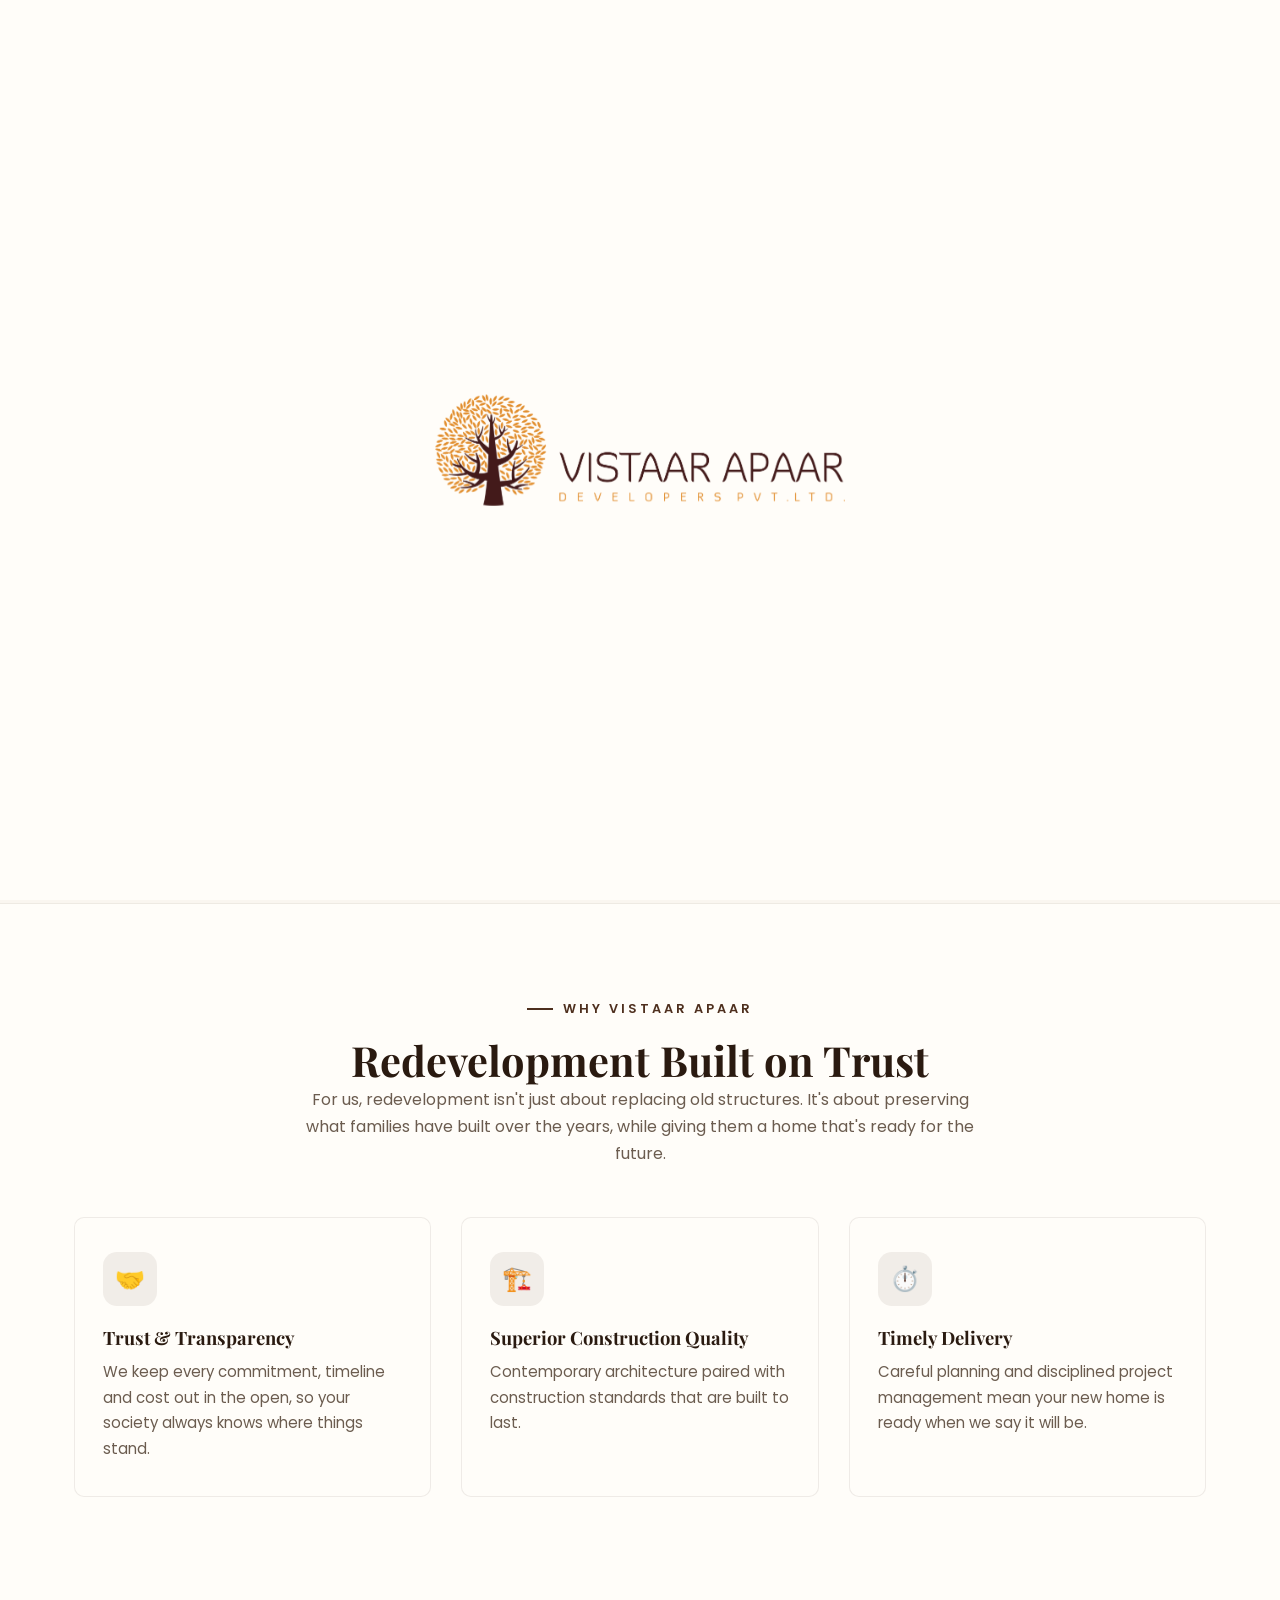
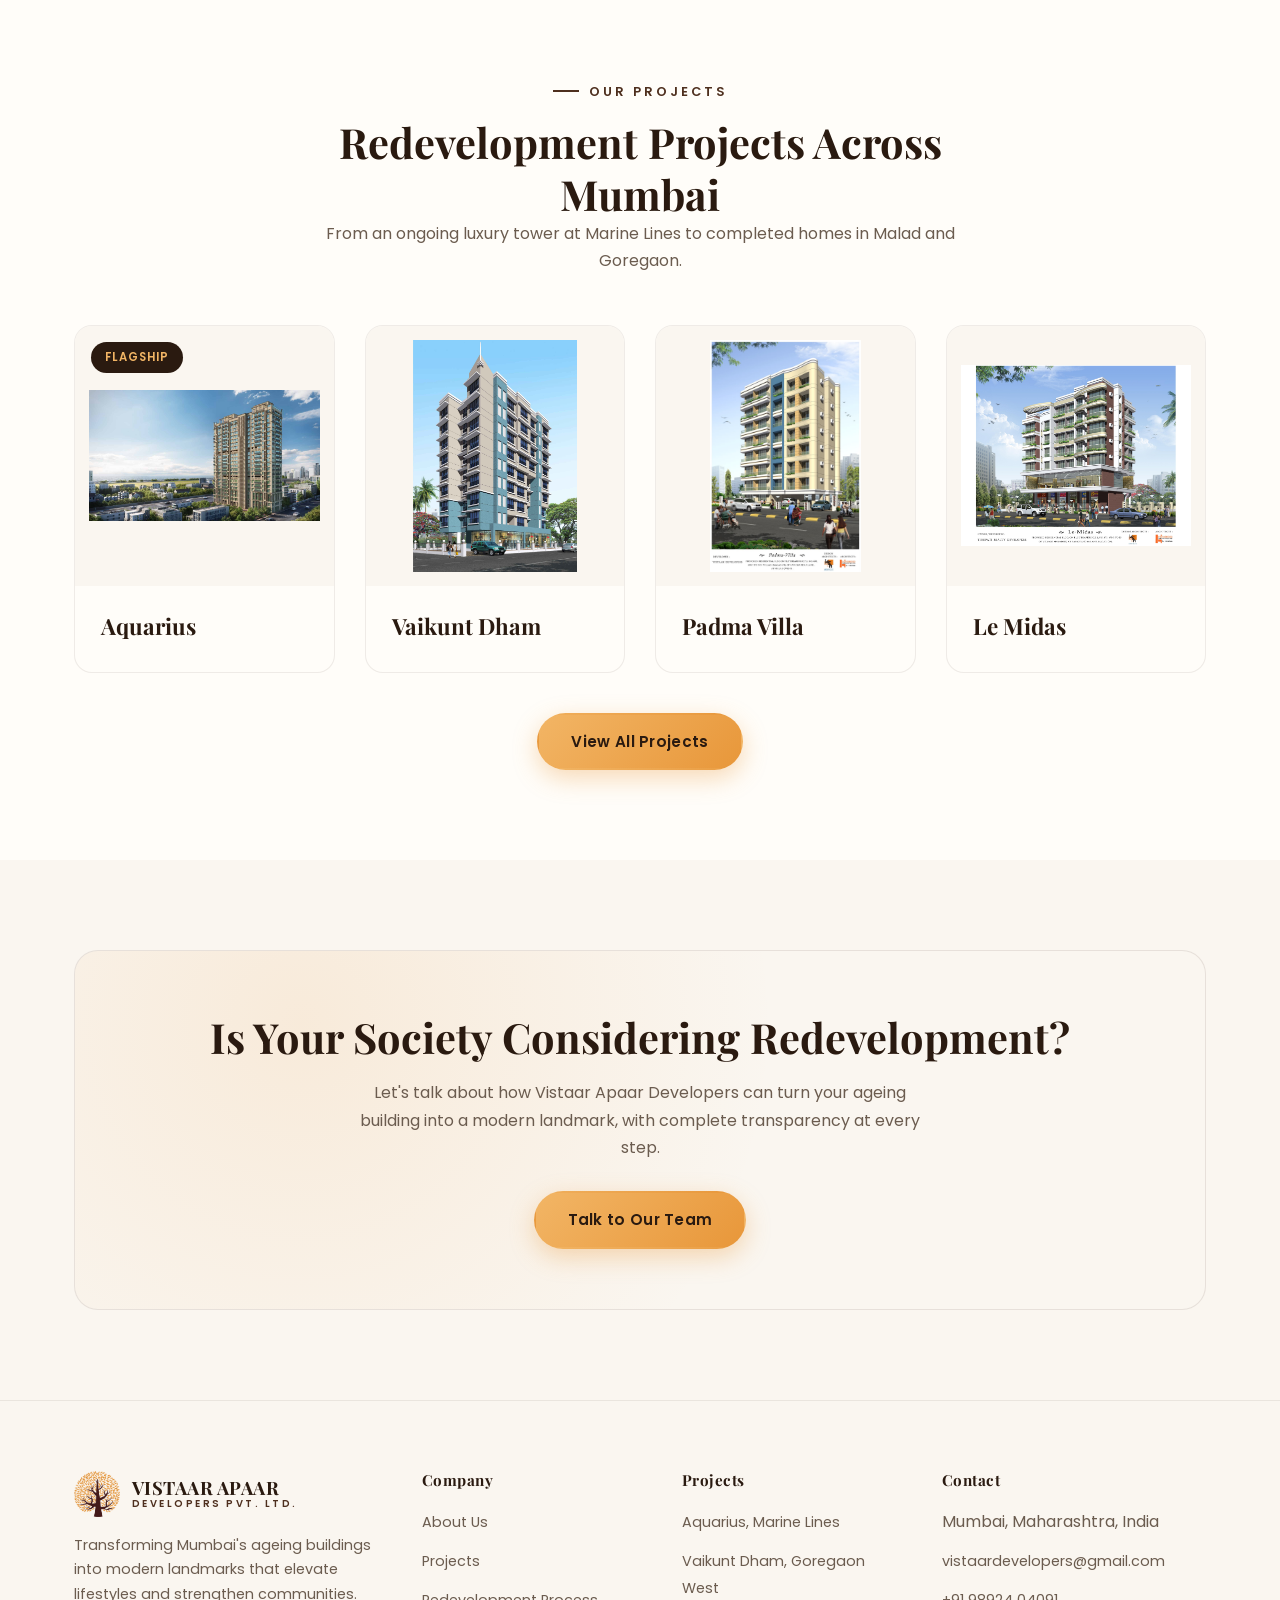
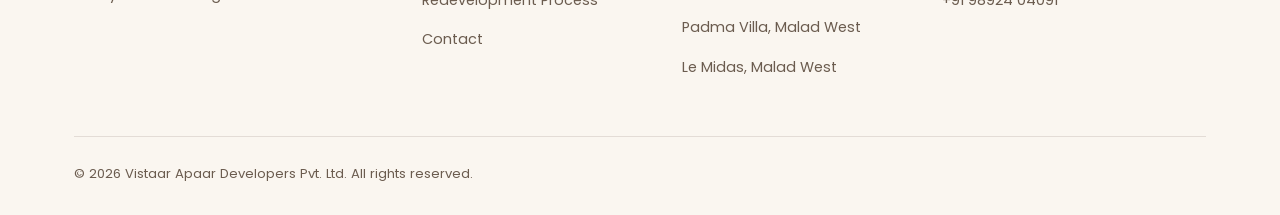
<file: index.html>
<!DOCTYPE html>
<html lang="en">
<head>
<meta charset="UTF-8">
<meta name="viewport" content="width=device-width, initial-scale=1.0">
<title>Vistaar Apaar Developers | Mumbai Redevelopment Specialists</title>
<meta name="description" content="Vistaar Apaar Developers Pvt. Ltd. transforms ageing Mumbai housing societies into modern landmarks, built on trust, transparency and excellence.">
<link rel="icon" href="assets/logo-icon.png" type="image/png">
<link rel="preconnect" href="https://fonts.googleapis.com">
<link href="https://fonts.googleapis.com/css2?family=Playfair+Display:wght@600;700;800&family=Poppins:wght@300;400;500;600;700&display=swap" rel="stylesheet">
<link rel="stylesheet" href="css/style.css">
</head>
<body>

<div id="intro-overlay" class="intro-overlay">
  <img class="intro-logo" src="assets/logo-full.png" alt="Vistaar Apaar Developers Pvt. Ltd.">
</div>

<header class="site-header">
  <div class="header-inner">
    <a href="index.html" class="brand">
      <img src="assets/logo-icon.png" alt="Vistaar Apaar Developers logo">
      <span class="brand-text">
        <span class="name">VISTAAR APAAR</span>
        <span class="sub">DEVELOPERS PVT. LTD.</span>
      </span>
    </a>
    <nav class="nav-links">
      <a href="index.html" class="active">Home</a>
      <a href="about.html">About</a>
      <a href="projects.html">Projects</a>
      <a href="process.html">Redevelopment Process</a>
      <a href="contact.html">Contact</a>
    </nav>
    <button class="menu-toggle" aria-label="Menu"><span></span><span></span><span></span></button>
  </div>
</header>
<div class="nav-overlay"></div>

<section class="hero">
  <div class="hero-leaf-pattern"></div>
  <div class="hero-inner">
    <div class="hero-title">
      <span class="eyebrow">Mumbai Redevelopment Specialists</span>
      <h1><span>Honouring</span> the Past<br>Building the <span>Future</span></h1>
    </div>
    <div class="hero-visual">
      <img class="hero-illustration" src="assets/hero-va.png" alt="An ageing building transforming into a modern redeveloped tower">
    </div>
    <p class="lead hero-lead">Trusted redevelopment for cooperative housing societies and tenanted buildings across Mumbai.</p>
    <div class="hero-actions-wrap">
      <div class="hero-actions">
        <a href="contact.html" class="btn btn-primary">Start Your Redevelopment</a>
        <a href="projects.html" class="btn btn-outline">View Our Projects</a>
      </div>
      <div class="hero-stats">
        <div class="stat-box">
          <div class="num">2 Lakh+</div>
          <div class="label">Sq. Ft. Developed</div>
        </div>
        <div class="stat-box">
          <div class="num">4+</div>
          <div class="label">Landmark Projects</div>
        </div>
        <div class="stat-box">
          <div class="num">200+</div>
          <div class="label">Families Homed</div>
        </div>
      </div>
    </div>
  </div>
</section>

<div class="strip">
  <div class="strip-track">
    <span>AQUARIUS</span><span>VAIKUNT DHAM</span><span>PADMA VILLA</span><span>LE MIDAS</span>
    <span>AQUARIUS</span><span>VAIKUNT DHAM</span><span>PADMA VILLA</span><span>LE MIDAS</span>
  </div>
</div>

<section class="section">
  <div class="container">
    <div class="section-head center reveal">
      <span class="eyebrow" style="margin-left:auto;margin-right:auto;">Why Vistaar Apaar</span>
      <h2>Redevelopment Built on Trust</h2>
      <p>For us, redevelopment isn't just about replacing old structures. It's about preserving what families have built over the years, while giving them a home that's ready for the future.</p>
    </div>
    <div class="grid grid-3">
      <div class="value-card reveal">
        <div class="value-icon">🤝</div>
        <h3>Trust &amp; Transparency</h3>
        <p>We keep every commitment, timeline and cost out in the open, so your society always knows where things stand.</p>
      </div>
      <div class="value-card reveal">
        <div class="value-icon">🏗️</div>
        <h3>Superior Construction Quality</h3>
        <p>Contemporary architecture paired with construction standards that are built to last.</p>
      </div>
      <div class="value-card reveal">
        <div class="value-icon">⏱️</div>
        <h3>Timely Delivery</h3>
        <p>Careful planning and disciplined project management mean your new home is ready when we say it will be.</p>
      </div>
    </div>
  </div>
</section>

<section class="section">
  <div class="container">
    <div class="section-head center reveal">
      <span class="eyebrow" style="margin-left:auto;margin-right:auto;">Our Projects</span>
      <h2>Redevelopment Projects Across Mumbai</h2>
      <p>From an ongoing luxury tower at Marine Lines to completed homes in Malad and Goregaon.</p>
    </div>
    <div class="grid grid-4">
      <div class="project-card reveal">
        <div class="project-media"><span class="tag">Flagship</span>
          <img src="assets/projects/aquarius-tower.jpeg" alt="Aquarius tower at Marine Lines">
        </div>
        <div class="project-body">
          <h3>Aquarius</h3>
        </div>
      </div>
      <div class="project-card reveal">
        <div class="project-media">
          <img src="assets/projects/mayadevi-building.jpeg" alt="Vaikunt Dham at Goregaon West">
        </div>
        <div class="project-body">
          <h3>Vaikunt Dham</h3>
        </div>
      </div>
      <div class="project-card reveal">
        <div class="project-media">
          <img src="assets/projects/padma-villa.jpeg" alt="Padma Villa building at Malad West">
        </div>
        <div class="project-body">
          <h3>Padma Villa</h3>
        </div>
      </div>
      <div class="project-card reveal">
        <div class="project-media">
          <img src="assets/projects/le-midas.jpeg" alt="Le Midas building at Malad West">
        </div>
        <div class="project-body">
          <h3>Le Midas</h3>
        </div>
      </div>
    </div>
    <div class="text-center mt-40 reveal">
      <a href="projects.html" class="btn btn-primary">View All Projects</a>
    </div>
  </div>
</section>

<section class="section section-alt">
  <div class="container">
    <div class="cta-band reveal">
      <h2>Is Your Society Considering Redevelopment?</h2>
      <p>Let's talk about how Vistaar Apaar Developers can turn your ageing building into a modern landmark, with complete transparency at every step.</p>
      <a href="contact.html" class="btn btn-primary">Talk to Our Team</a>
    </div>
  </div>
</section>

<footer class="site-footer">
  <div class="container">
    <div class="footer-top">
      <div class="footer-brand">
        <a href="index.html" class="brand">
          <img src="assets/logo-icon.png" alt="Vistaar Apaar logo" style="height:46px;">
          <span class="brand-text">
            <span class="name">VISTAAR APAAR</span>
            <span class="sub">DEVELOPERS PVT. LTD.</span>
          </span>
        </a>
        <p>Transforming Mumbai's ageing buildings into modern landmarks that elevate lifestyles and strengthen communities.</p>
      </div>
      <div class="footer-col">
        <h4>Company</h4>
        <ul>
          <li><a href="about.html">About Us</a></li>
          <li><a href="projects.html">Projects</a></li>
          <li><a href="process.html">Redevelopment Process</a></li>
          <li><a href="contact.html">Contact</a></li>
        </ul>
      </div>
      <div class="footer-col">
        <h4>Projects</h4>
        <ul>
          <li><a href="projects.html">Aquarius, Marine Lines</a></li>
          <li><a href="projects.html">Vaikunt Dham, Goregaon West</a></li>
          <li><a href="projects.html">Padma Villa, Malad West</a></li>
          <li><a href="projects.html">Le Midas, Malad West</a></li>
        </ul>
      </div>
      <div class="footer-col">
        <h4>Contact</h4>
        <ul>
          <li>Mumbai, Maharashtra, India</li>
          <li><a href="mailto:vistaardevelopers@gmail.com">vistaardevelopers@gmail.com</a></li>
          <li><a href="tel:+919892404091">+91 98924 04091</a></li>
        </ul>
      </div>
    </div>
    <div class="footer-bottom">
      <span>&copy; <span class="current-year"></span> Vistaar Apaar Developers Pvt. Ltd. All rights reserved.</span>
    </div>
  </div>
</footer>

<script src="js/main.js"></script>
</body>
</html>
</file>
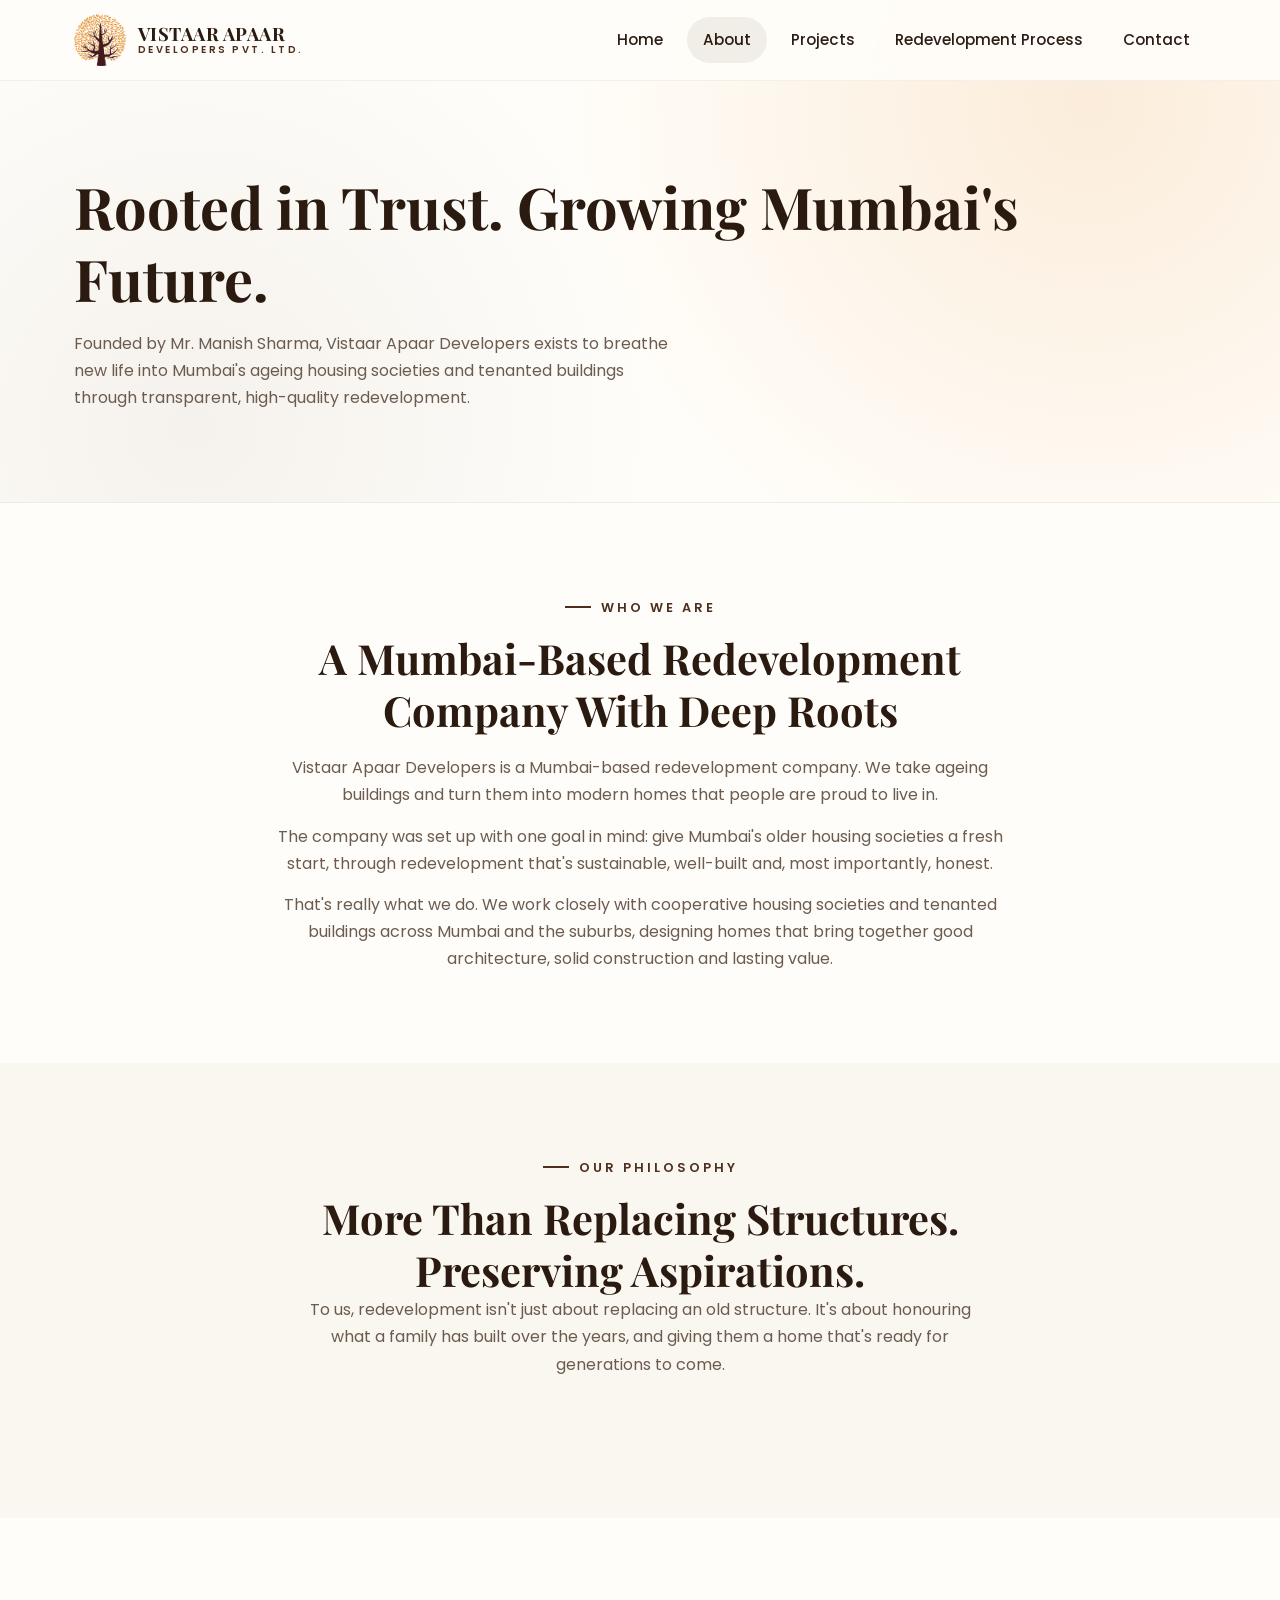
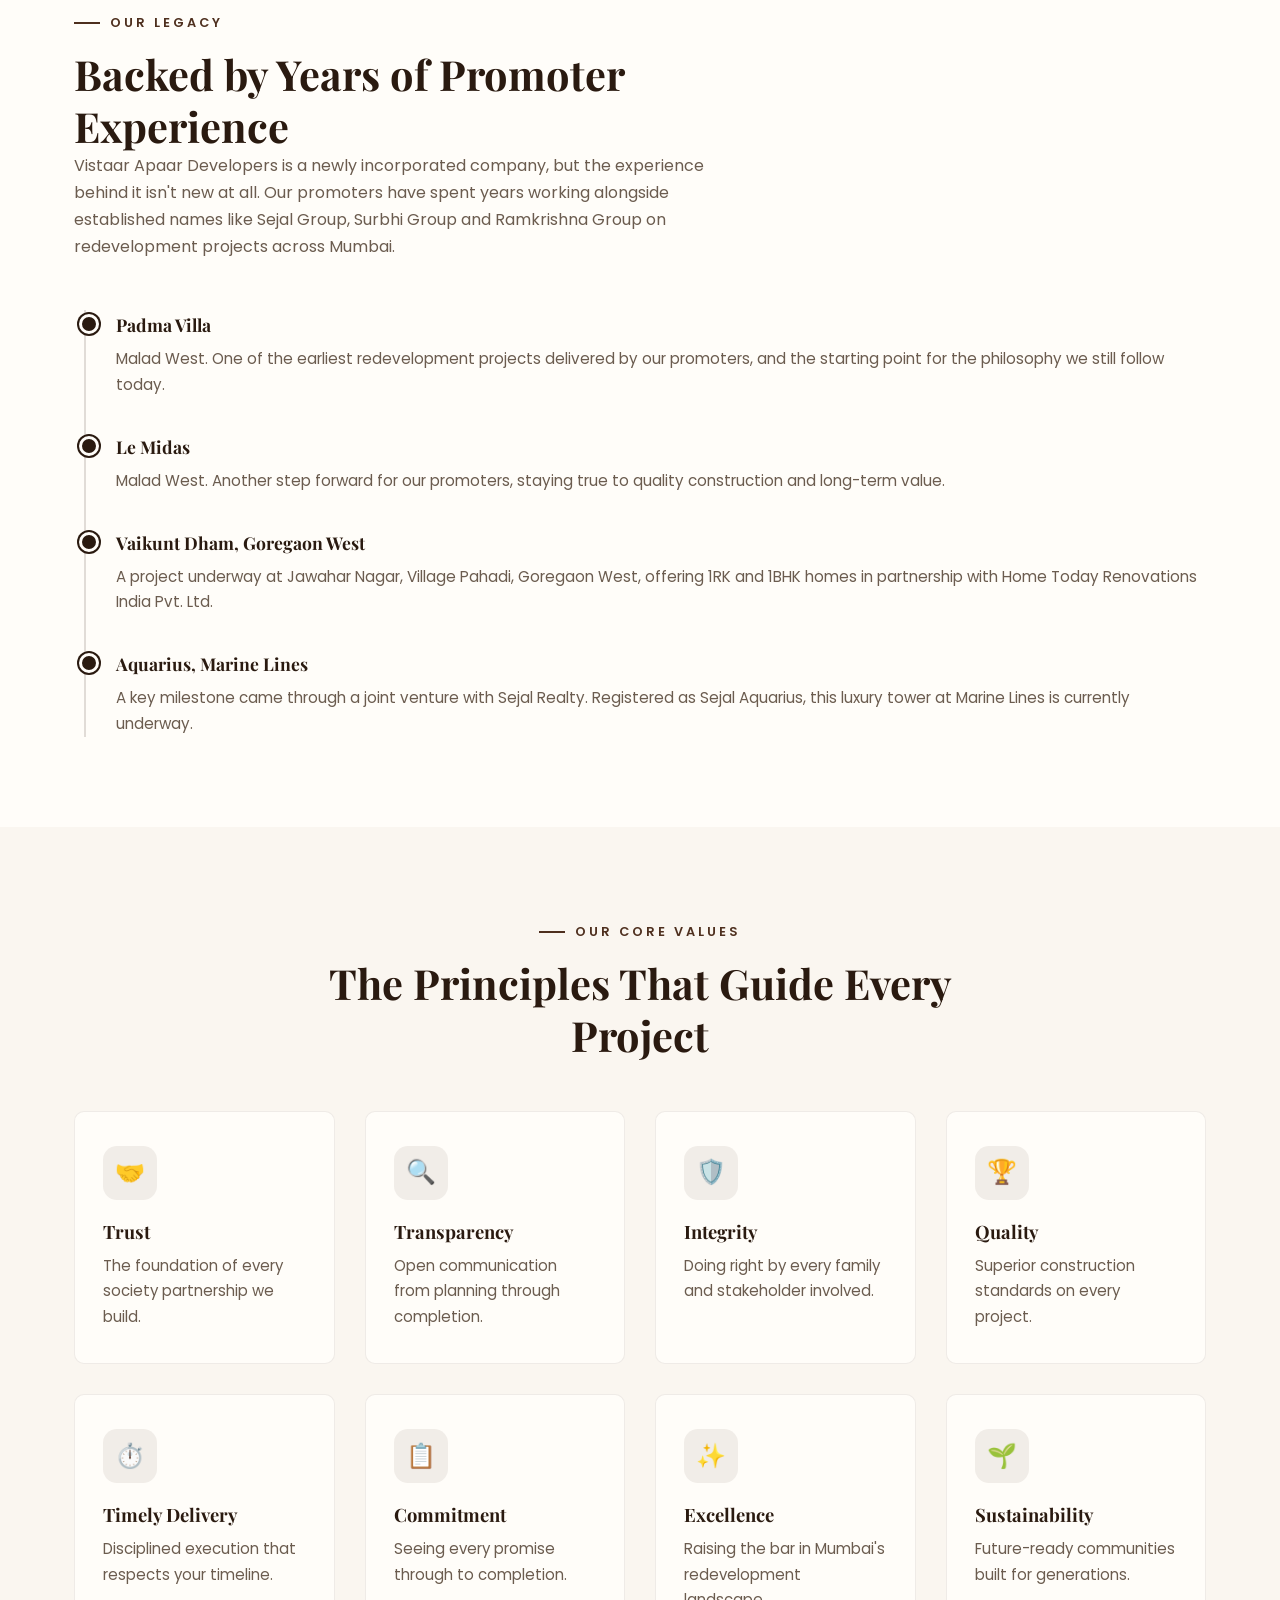
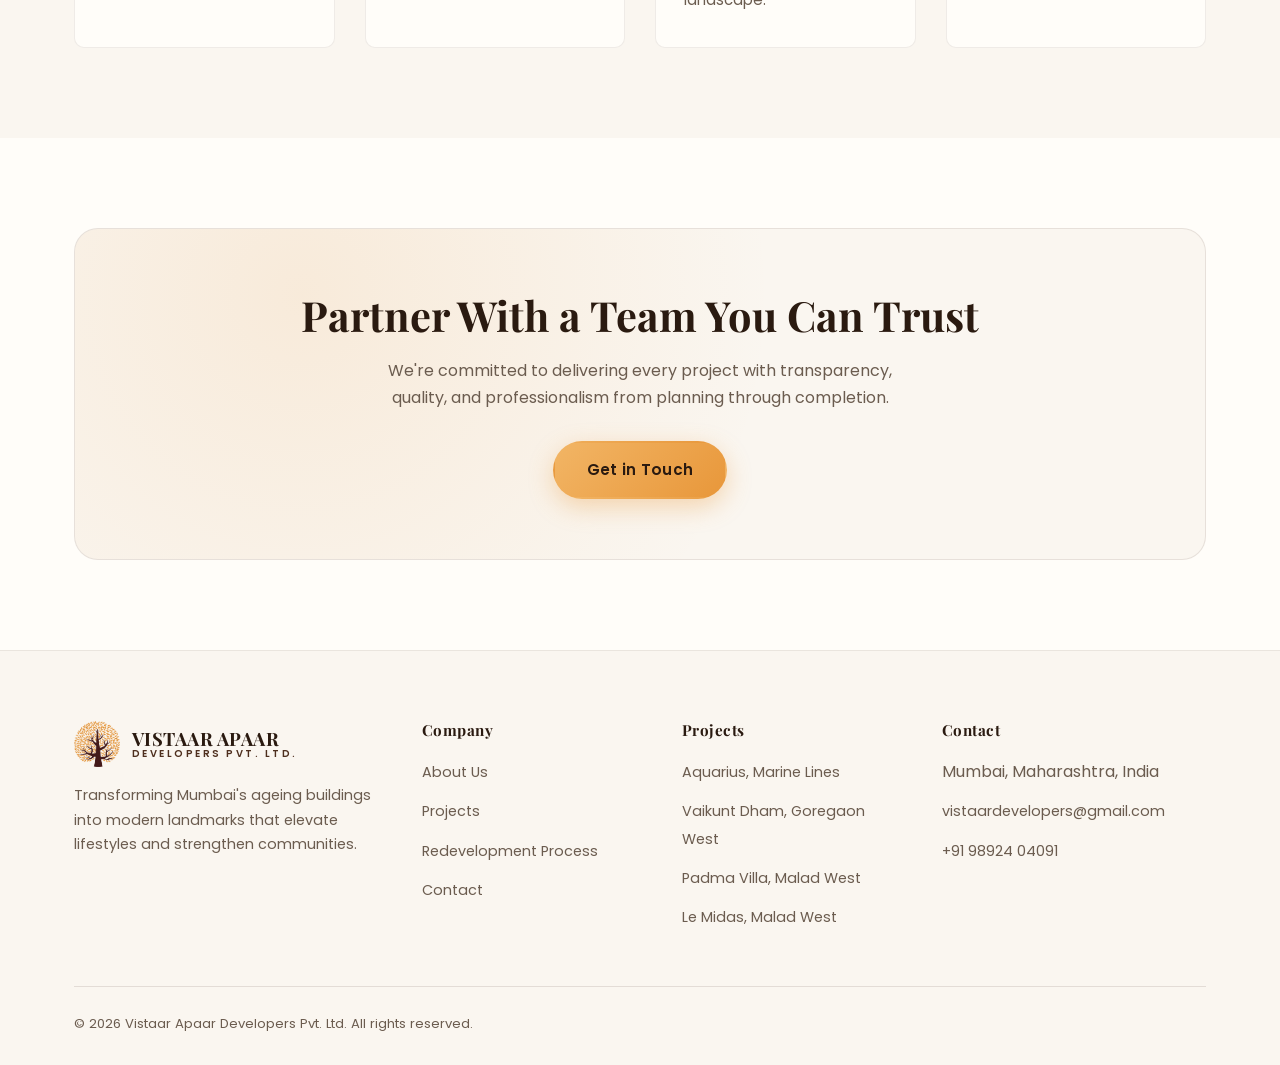
<file: about.html>
<!DOCTYPE html>
<html lang="en">
<head>
<meta charset="UTF-8">
<meta name="viewport" content="width=device-width, initial-scale=1.0">
<title>About Us | Vistaar Apaar Developers</title>
<meta name="description" content="Learn about Vistaar Apaar Developers Pvt. Ltd., founded by Mr. Manish Sharma, and our promoters' legacy of Mumbai redevelopment projects.">
<link rel="icon" href="assets/logo-icon.png" type="image/png">
<link rel="preconnect" href="https://fonts.googleapis.com">
<link href="https://fonts.googleapis.com/css2?family=Playfair+Display:wght@600;700;800&family=Poppins:wght@300;400;500;600;700&display=swap" rel="stylesheet">
<link rel="stylesheet" href="css/style.css">
</head>
<body>

<header class="site-header">
  <div class="header-inner">
    <a href="index.html" class="brand">
      <img src="assets/logo-icon.png" alt="Vistaar Apaar Developers logo">
      <span class="brand-text">
        <span class="name">VISTAAR APAAR</span>
        <span class="sub">DEVELOPERS PVT. LTD.</span>
      </span>
    </a>
    <nav class="nav-links">
      <a href="index.html">Home</a>
      <a href="about.html" class="active">About</a>
      <a href="projects.html">Projects</a>
      <a href="process.html">Redevelopment Process</a>
      <a href="contact.html">Contact</a>
    </nav>
    <button class="menu-toggle" aria-label="Menu"><span></span><span></span><span></span></button>
  </div>
</header>
<div class="nav-overlay"></div>

<section class="page-hero">
  <div class="container">
    <h1>Rooted in Trust. Growing Mumbai's Future.</h1>
    <p class="lead">Founded by Mr. Manish Sharma, Vistaar Apaar Developers exists to breathe new life into Mumbai's ageing housing societies and tenanted buildings through transparent, high-quality redevelopment.</p>
  </div>
</section>

<section class="section">
  <div class="container">
    <div class="reveal" style="max-width:760px;margin:0 auto;text-align:center;">
      <span class="eyebrow" style="margin-left:auto;margin-right:auto;">Who We Are</span>
      <h2>A Mumbai-Based Redevelopment Company With Deep Roots</h2>
      <p style="margin-top:18px;">Vistaar Apaar Developers is a Mumbai-based redevelopment company. We take ageing buildings and turn them into modern homes that people are proud to live in.</p>
      <p style="margin-top:14px;">The company was set up with one goal in mind: give Mumbai's older housing societies a fresh start, through redevelopment that's sustainable, well-built and, most importantly, honest.</p>
      <p style="margin-top:14px;">That's really what we do. We work closely with cooperative housing societies and tenanted buildings across Mumbai and the suburbs, designing homes that bring together good architecture, solid construction and lasting value.</p>
    </div>
  </div>
</section>

<section class="section section-alt">
  <div class="container">
    <div class="section-head center reveal">
      <span class="eyebrow" style="margin-left:auto;margin-right:auto;">Our Philosophy</span>
      <h2>More Than Replacing Structures. Preserving Aspirations.</h2>
      <p>To us, redevelopment isn't just about replacing an old structure. It's about honouring what a family has built over the years, and giving them a home that's ready for generations to come.</p>
    </div>
  </div>
</section>

<section class="section">
  <div class="container">
    <div class="section-head reveal">
      <span class="eyebrow">Our Legacy</span>
      <h2>Backed by Years of Promoter Experience</h2>
      <p>Vistaar Apaar Developers is a newly incorporated company, but the experience behind it isn't new at all. Our promoters have spent years working alongside established names like Sejal Group, Surbhi Group and Ramkrishna Group on redevelopment projects across Mumbai.</p>
    </div>
    <div class="timeline">
      <div class="timeline-item reveal">
        <div class="year">Padma Villa</div>
        <p>Malad West. One of the earliest redevelopment projects delivered by our promoters, and the starting point for the philosophy we still follow today.</p>
      </div>
      <div class="timeline-item reveal">
        <div class="year">Le Midas</div>
        <p>Malad West. Another step forward for our promoters, staying true to quality construction and long-term value.</p>
      </div>
      <div class="timeline-item reveal">
        <div class="year">Vaikunt Dham, Goregaon West</div>
        <p>A project underway at Jawahar Nagar, Village Pahadi, Goregaon West, offering 1RK and 1BHK homes in partnership with Home Today Renovations India Pvt. Ltd.</p>
      </div>
      <div class="timeline-item reveal">
        <div class="year">Aquarius, Marine Lines</div>
        <p>A key milestone came through a joint venture with Sejal Realty. Registered as Sejal Aquarius, this luxury tower at Marine Lines is currently underway.</p>
      </div>
    </div>
  </div>
</section>

<section class="section section-alt">
  <div class="container">
    <div class="section-head center reveal">
      <span class="eyebrow" style="margin-left:auto;margin-right:auto;">Our Core Values</span>
      <h2>The Principles That Guide Every Project</h2>
    </div>
    <div class="grid grid-4">
      <div class="value-card reveal"><div class="value-icon">🤝</div><h3>Trust</h3><p>The foundation of every society partnership we build.</p></div>
      <div class="value-card reveal"><div class="value-icon">🔍</div><h3>Transparency</h3><p>Open communication from planning through completion.</p></div>
      <div class="value-card reveal"><div class="value-icon">🛡️</div><h3>Integrity</h3><p>Doing right by every family and stakeholder involved.</p></div>
      <div class="value-card reveal"><div class="value-icon">🏆</div><h3>Quality</h3><p>Superior construction standards on every project.</p></div>
      <div class="value-card reveal"><div class="value-icon">⏱️</div><h3>Timely Delivery</h3><p>Disciplined execution that respects your timeline.</p></div>
      <div class="value-card reveal"><div class="value-icon">📋</div><h3>Commitment</h3><p>Seeing every promise through to completion.</p></div>
      <div class="value-card reveal"><div class="value-icon">✨</div><h3>Excellence</h3><p>Raising the bar in Mumbai's redevelopment landscape.</p></div>
      <div class="value-card reveal"><div class="value-icon">🌱</div><h3>Sustainability</h3><p>Future-ready communities built for generations.</p></div>
    </div>
  </div>
</section>

<section class="section">
  <div class="container">
    <div class="cta-band reveal">
      <h2>Partner With a Team You Can Trust</h2>
      <p>We're committed to delivering every project with transparency, quality, and professionalism from planning through completion.</p>
      <a href="contact.html" class="btn btn-primary">Get in Touch</a>
    </div>
  </div>
</section>

<footer class="site-footer">
  <div class="container">
    <div class="footer-top">
      <div class="footer-brand">
        <a href="index.html" class="brand">
          <img src="assets/logo-icon.png" alt="Vistaar Apaar logo" style="height:46px;">
          <span class="brand-text">
            <span class="name">VISTAAR APAAR</span>
            <span class="sub">DEVELOPERS PVT. LTD.</span>
          </span>
        </a>
        <p>Transforming Mumbai's ageing buildings into modern landmarks that elevate lifestyles and strengthen communities.</p>
      </div>
      <div class="footer-col">
        <h4>Company</h4>
        <ul>
          <li><a href="about.html">About Us</a></li>
          <li><a href="projects.html">Projects</a></li>
          <li><a href="process.html">Redevelopment Process</a></li>
          <li><a href="contact.html">Contact</a></li>
        </ul>
      </div>
      <div class="footer-col">
        <h4>Projects</h4>
        <ul>
          <li><a href="projects.html">Aquarius, Marine Lines</a></li>
          <li><a href="projects.html">Vaikunt Dham, Goregaon West</a></li>
          <li><a href="projects.html">Padma Villa, Malad West</a></li>
          <li><a href="projects.html">Le Midas, Malad West</a></li>
        </ul>
      </div>
      <div class="footer-col">
        <h4>Contact</h4>
        <ul>
          <li>Mumbai, Maharashtra, India</li>
          <li><a href="mailto:vistaardevelopers@gmail.com">vistaardevelopers@gmail.com</a></li>
          <li><a href="tel:+919892404091">+91 98924 04091</a></li>
        </ul>
      </div>
    </div>
    <div class="footer-bottom">
      <span>&copy; <span class="current-year"></span> Vistaar Apaar Developers Pvt. Ltd. All rights reserved.</span>
    </div>
  </div>
</footer>

<script src="js/main.js"></script>
</body>
</html>
</file>
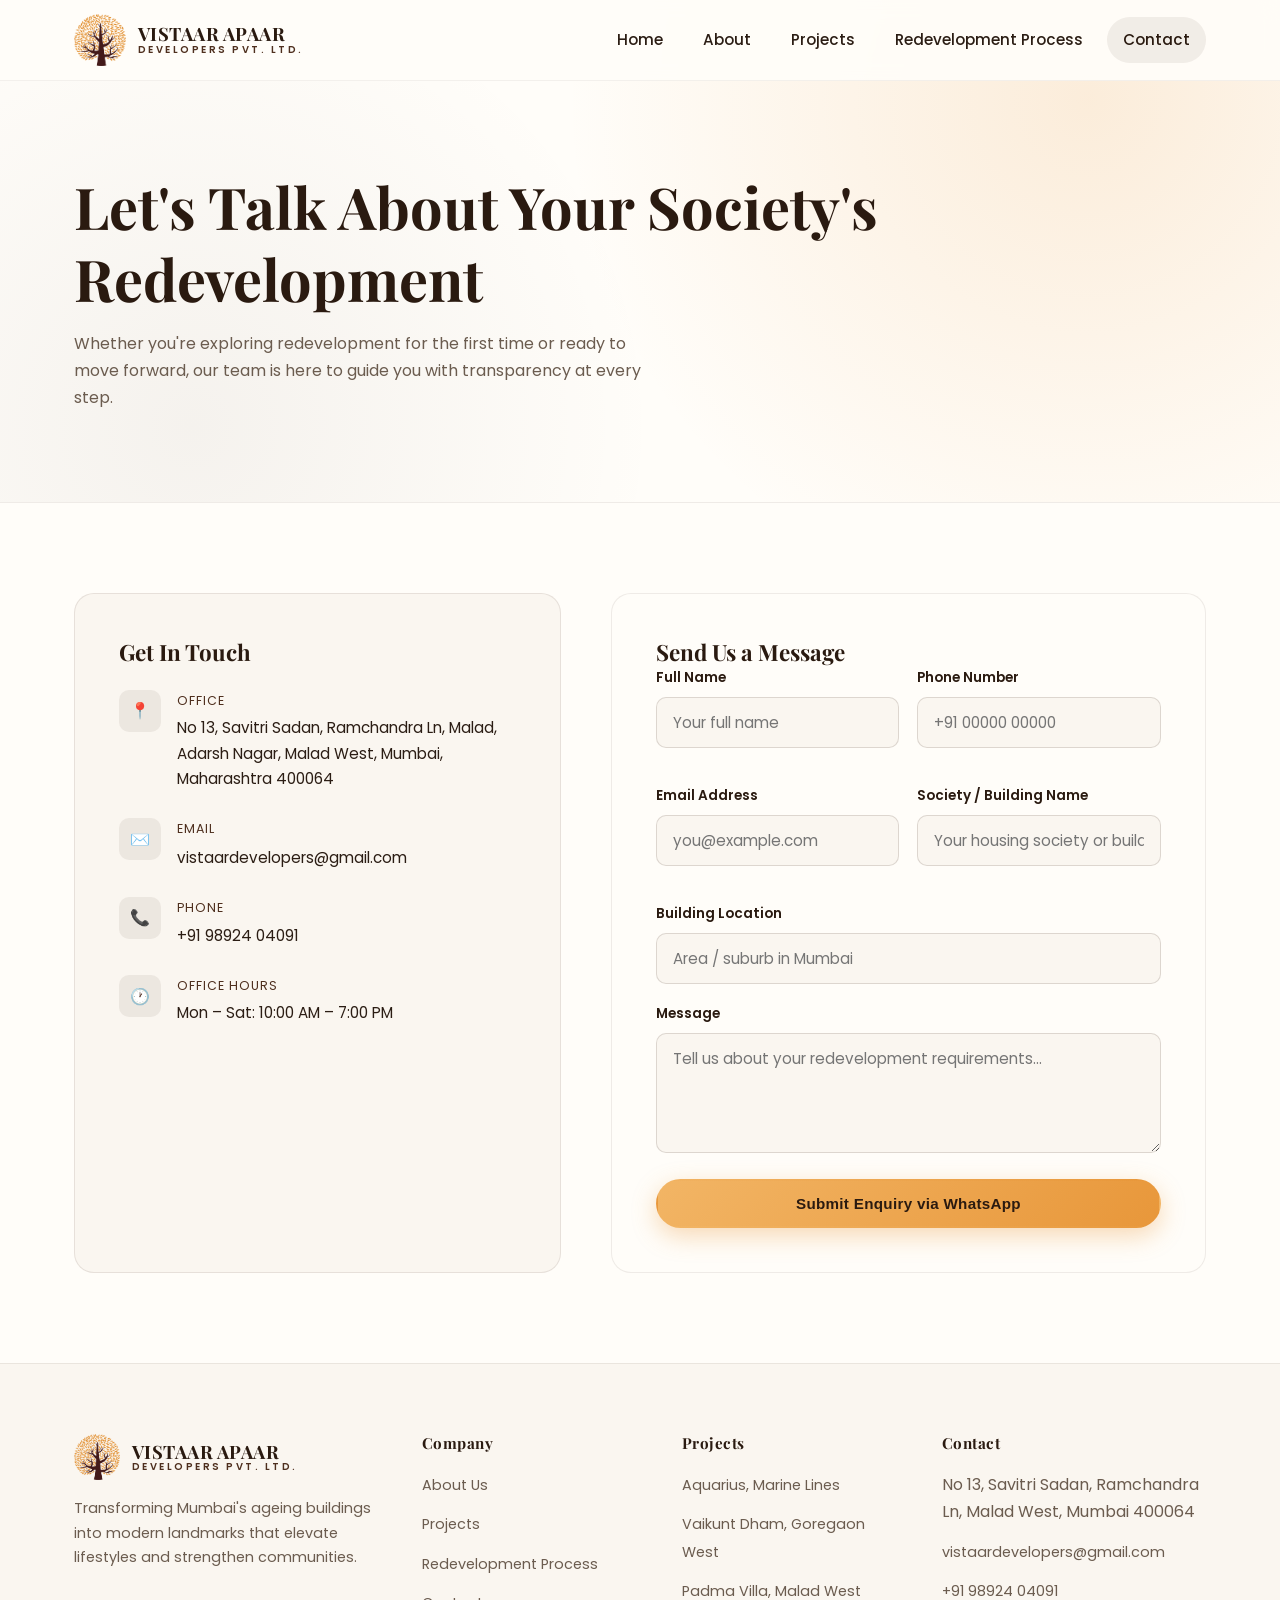
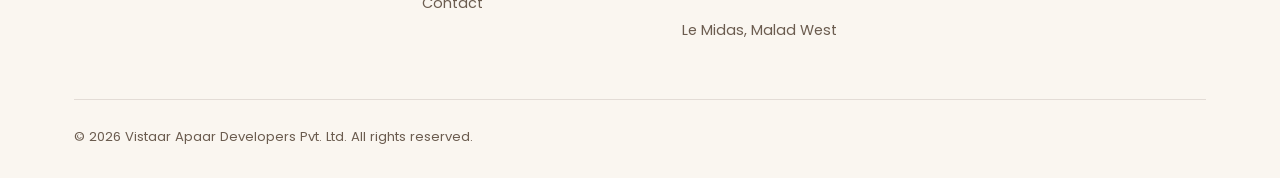
<file: contact.html>
<!DOCTYPE html>
<html lang="en">
<head>
<meta charset="UTF-8">
<meta name="viewport" content="width=device-width, initial-scale=1.0">
<title>Contact Us | Vistaar Apaar Developers</title>
<meta name="description" content="Get in touch with Vistaar Apaar Developers Pvt. Ltd. to discuss redevelopment for your Mumbai housing society.">
<link rel="icon" href="assets/logo-icon.png" type="image/png">
<link rel="preconnect" href="https://fonts.googleapis.com">
<link href="https://fonts.googleapis.com/css2?family=Playfair+Display:wght@600;700;800&family=Poppins:wght@300;400;500;600;700&display=swap" rel="stylesheet">
<link rel="stylesheet" href="css/style.css">
</head>
<body>

<header class="site-header">
  <div class="header-inner">
    <a href="index.html" class="brand">
      <img src="assets/logo-icon.png" alt="Vistaar Apaar Developers logo">
      <span class="brand-text">
        <span class="name">VISTAAR APAAR</span>
        <span class="sub">DEVELOPERS PVT. LTD.</span>
      </span>
    </a>
    <nav class="nav-links">
      <a href="index.html">Home</a>
      <a href="about.html">About</a>
      <a href="projects.html">Projects</a>
      <a href="process.html">Redevelopment Process</a>
      <a href="contact.html" class="active">Contact</a>
    </nav>
    <button class="menu-toggle" aria-label="Menu"><span></span><span></span><span></span></button>
  </div>
</header>
<div class="nav-overlay"></div>

<section class="page-hero">
  <div class="container">
    <h1>Let's Talk About Your Society's Redevelopment</h1>
    <p class="lead">Whether you're exploring redevelopment for the first time or ready to move forward, our team is here to guide you with transparency at every step.</p>
  </div>
</section>

<section class="section">
  <div class="container">
    <div class="contact-grid">
      <div class="contact-info-card reveal">
        <h3>Get In Touch</h3>
        <div class="contact-item">
          <div class="icon">📍</div>
          <div>
            <div class="label">Office</div>
            <p>No 13, Savitri Sadan, Ramchandra Ln, Malad, Adarsh Nagar, Malad West, Mumbai, Maharashtra 400064</p>
          </div>
        </div>
        <div class="contact-item">
          <div class="icon">✉️</div>
          <div>
            <div class="label">Email</div>
            <a href="mailto:vistaardevelopers@gmail.com">vistaardevelopers@gmail.com</a>
          </div>
        </div>
        <div class="contact-item">
          <div class="icon">📞</div>
          <div>
            <div class="label">Phone</div>
            <a href="tel:+919892404091">+91 98924 04091</a>
          </div>
        </div>
        <div class="contact-item">
          <div class="icon">🕐</div>
          <div>
            <div class="label">Office Hours</div>
            <p>Mon – Sat: 10:00 AM – 7:00 PM</p>
          </div>
        </div>
      </div>

      <form class="contact-form reveal" id="contact-form">
        <h3>Send Us a Message</h3>
        <div class="form-row">
          <div class="form-group">
            <label for="fname">Full Name</label>
            <input type="text" id="fname" name="fname" placeholder="Your full name" required>
          </div>
          <div class="form-group">
            <label for="phone">Phone Number</label>
            <input type="tel" id="phone" name="phone" placeholder="+91 00000 00000" required>
          </div>
        </div>
        <div class="form-row">
          <div class="form-group">
            <label for="email">Email Address</label>
            <input type="email" id="email" name="email" placeholder="you@example.com" required>
          </div>
          <div class="form-group">
            <label for="society">Society / Building Name</label>
            <input type="text" id="society" name="society" placeholder="Your housing society or building">
          </div>
        </div>
        <div class="form-group">
          <label for="location">Building Location</label>
          <input type="text" id="location" name="location" placeholder="Area / suburb in Mumbai">
        </div>
        <div class="form-group">
          <label for="message">Message</label>
          <textarea id="message" name="message" placeholder="Tell us about your redevelopment requirements..." required></textarea>
        </div>
        <button type="submit" class="btn btn-primary" style="width:100%;justify-content:center;">Submit Enquiry via WhatsApp</button>
      </form>
    </div>
  </div>
</section>

<footer class="site-footer">
  <div class="container">
    <div class="footer-top">
      <div class="footer-brand">
        <a href="index.html" class="brand">
          <img src="assets/logo-icon.png" alt="Vistaar Apaar logo" style="height:46px;">
          <span class="brand-text">
            <span class="name">VISTAAR APAAR</span>
            <span class="sub">DEVELOPERS PVT. LTD.</span>
          </span>
        </a>
        <p>Transforming Mumbai's ageing buildings into modern landmarks that elevate lifestyles and strengthen communities.</p>
      </div>
      <div class="footer-col">
        <h4>Company</h4>
        <ul>
          <li><a href="about.html">About Us</a></li>
          <li><a href="projects.html">Projects</a></li>
          <li><a href="process.html">Redevelopment Process</a></li>
          <li><a href="contact.html">Contact</a></li>
        </ul>
      </div>
      <div class="footer-col">
        <h4>Projects</h4>
        <ul>
          <li><a href="projects.html">Aquarius, Marine Lines</a></li>
          <li><a href="projects.html">Vaikunt Dham, Goregaon West</a></li>
          <li><a href="projects.html">Padma Villa, Malad West</a></li>
          <li><a href="projects.html">Le Midas, Malad West</a></li>
        </ul>
      </div>
      <div class="footer-col">
        <h4>Contact</h4>
        <ul>
          <li>No 13, Savitri Sadan, Ramchandra Ln, Malad West, Mumbai 400064</li>
          <li><a href="mailto:vistaardevelopers@gmail.com">vistaardevelopers@gmail.com</a></li>
          <li><a href="tel:+919892404091">+91 98924 04091</a></li>
        </ul>
      </div>
    </div>
    <div class="footer-bottom">
      <span>&copy; <span class="current-year"></span> Vistaar Apaar Developers Pvt. Ltd. All rights reserved.</span>
    </div>
  </div>
</footer>

<script src="js/main.js"></script>
</body>
</html>
</file>
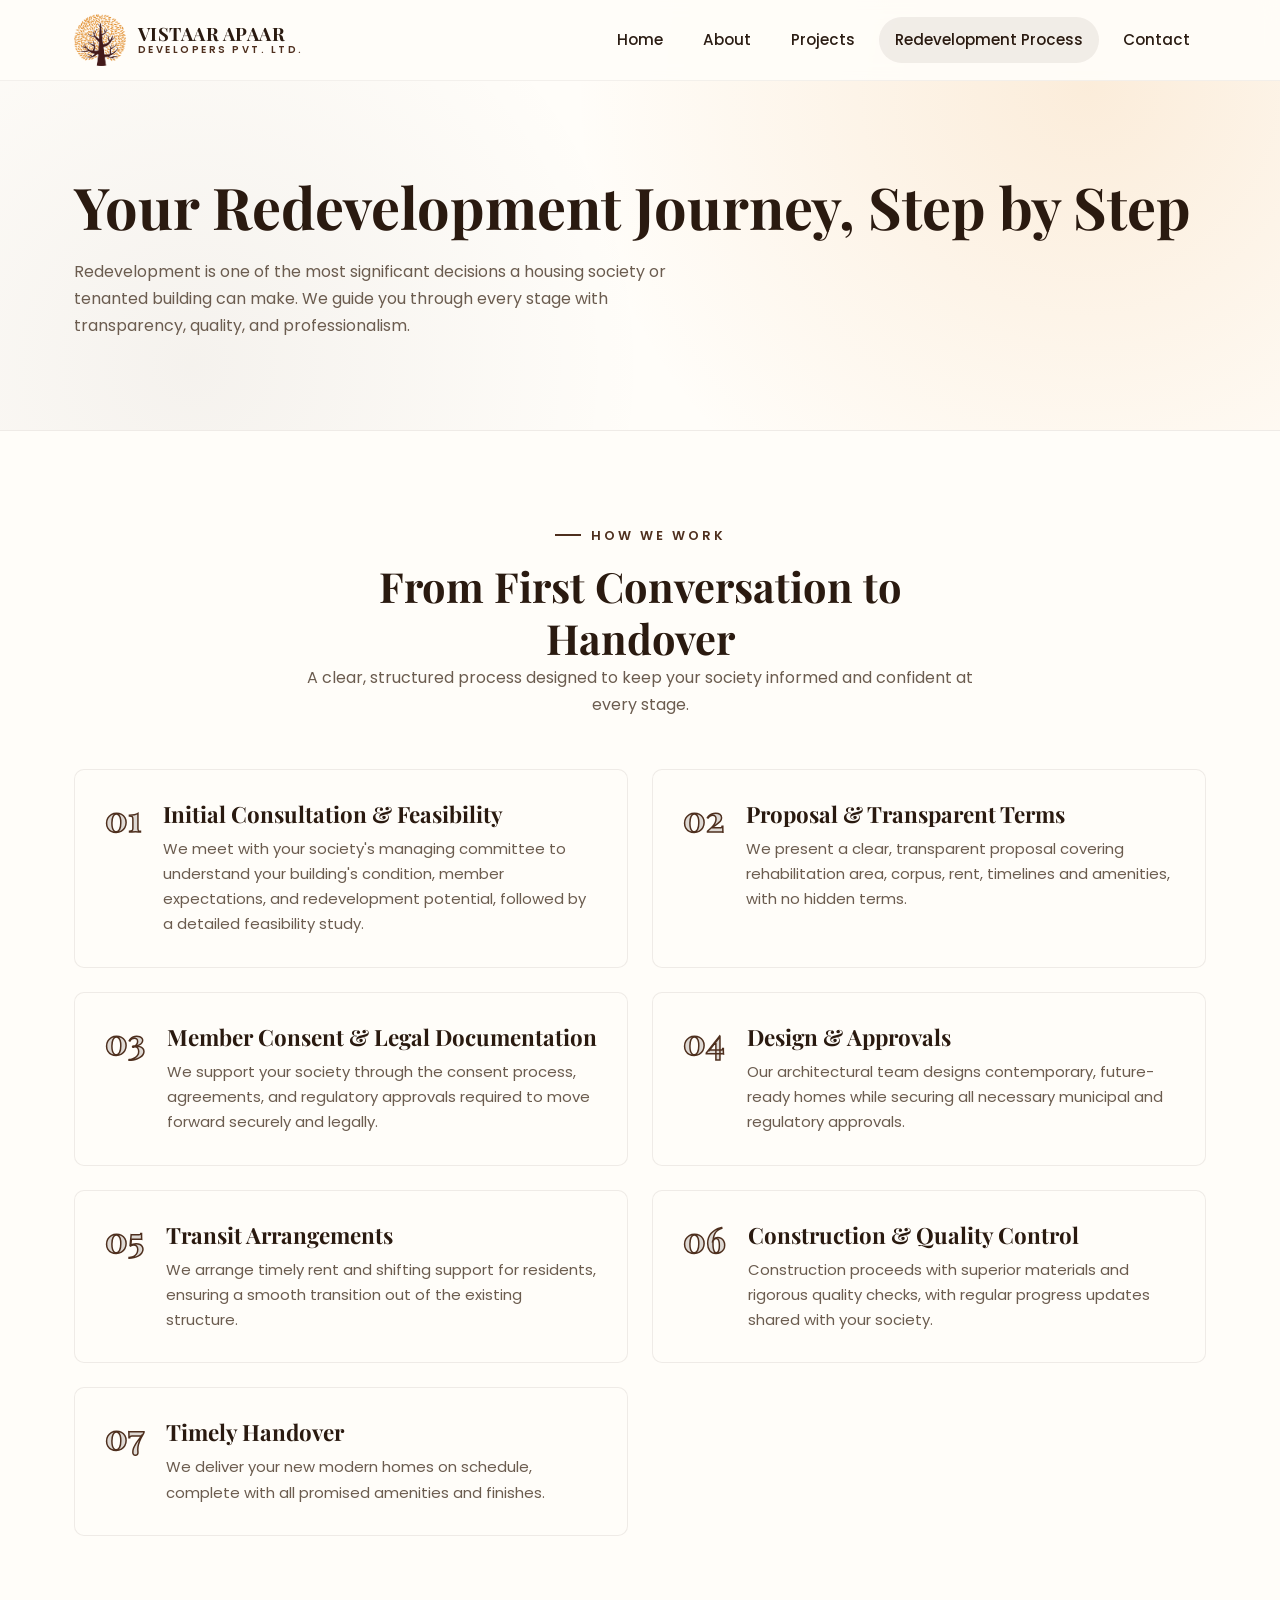
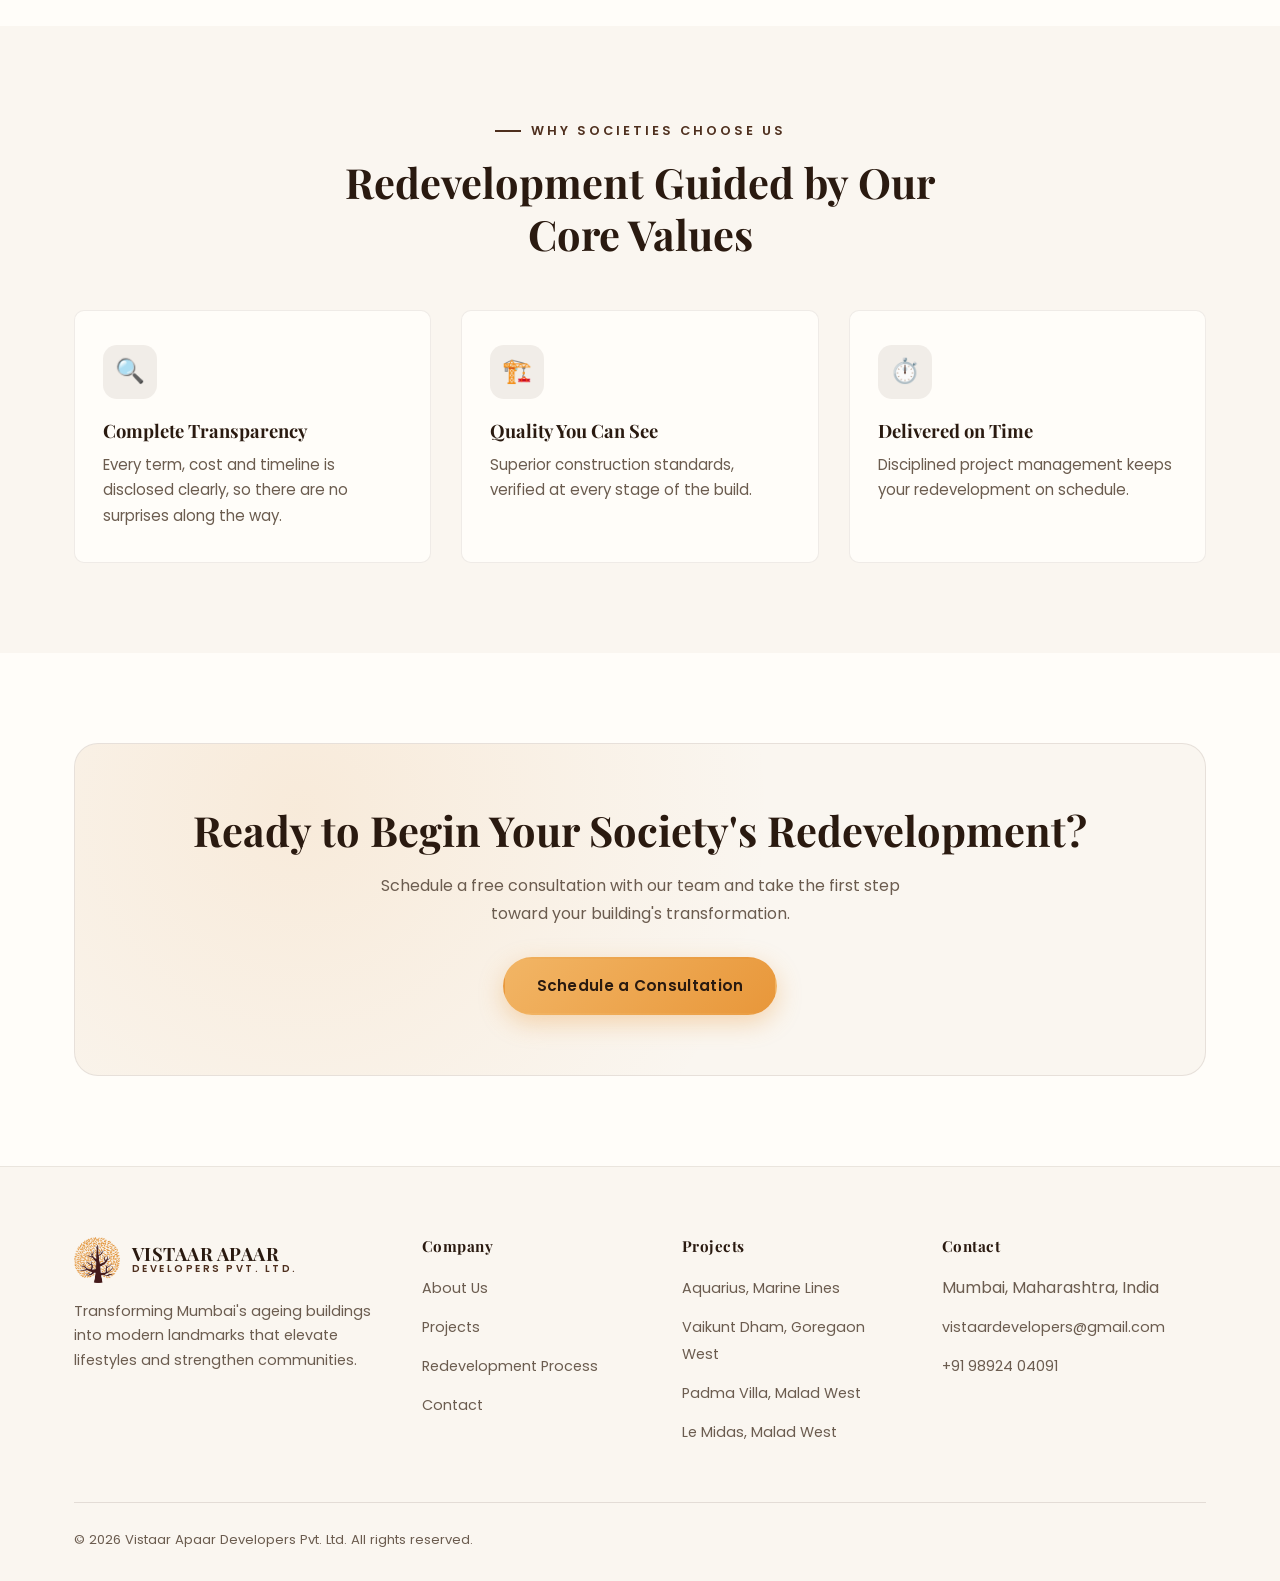
<file: process.html>
<!DOCTYPE html>
<html lang="en">
<head>
<meta charset="UTF-8">
<meta name="viewport" content="width=device-width, initial-scale=1.0">
<title>Redevelopment Process | Vistaar Apaar Developers</title>
<meta name="description" content="Understand how Vistaar Apaar Developers guides your housing society through every stage of the redevelopment journey.">
<link rel="icon" href="assets/logo-icon.png" type="image/png">
<link rel="preconnect" href="https://fonts.googleapis.com">
<link href="https://fonts.googleapis.com/css2?family=Playfair+Display:wght@600;700;800&family=Poppins:wght@300;400;500;600;700&display=swap" rel="stylesheet">
<link rel="stylesheet" href="css/style.css">
</head>
<body>

<header class="site-header">
  <div class="header-inner">
    <a href="index.html" class="brand">
      <img src="assets/logo-icon.png" alt="Vistaar Apaar Developers logo">
      <span class="brand-text">
        <span class="name">VISTAAR APAAR</span>
        <span class="sub">DEVELOPERS PVT. LTD.</span>
      </span>
    </a>
    <nav class="nav-links">
      <a href="index.html">Home</a>
      <a href="about.html">About</a>
      <a href="projects.html">Projects</a>
      <a href="process.html" class="active">Redevelopment Process</a>
      <a href="contact.html">Contact</a>
    </nav>
    <button class="menu-toggle" aria-label="Menu"><span></span><span></span><span></span></button>
  </div>
</header>
<div class="nav-overlay"></div>

<section class="page-hero">
  <div class="container">
    <h1>Your Redevelopment Journey, Step by Step</h1>
    <p class="lead">Redevelopment is one of the most significant decisions a housing society or tenanted building can make. We guide you through every stage with transparency, quality, and professionalism.</p>
  </div>
</section>

<section class="section">
  <div class="container">
    <div class="section-head center reveal">
      <span class="eyebrow" style="margin-left:auto;margin-right:auto;">How We Work</span>
      <h2>From First Conversation to Handover</h2>
      <p>A clear, structured process designed to keep your society informed and confident at every stage.</p>
    </div>

    <div class="process-steps">
      <div class="process-step reveal">
        <div class="num">01</div>
        <div>
          <h3>Initial Consultation &amp; Feasibility</h3>
          <p>We meet with your society's managing committee to understand your building's condition, member expectations, and redevelopment potential, followed by a detailed feasibility study.</p>
        </div>
      </div>
      <div class="process-step reveal">
        <div class="num">02</div>
        <div>
          <h3>Proposal &amp; Transparent Terms</h3>
          <p>We present a clear, transparent proposal covering rehabilitation area, corpus, rent, timelines and amenities, with no hidden terms.</p>
        </div>
      </div>
      <div class="process-step reveal">
        <div class="num">03</div>
        <div>
          <h3>Member Consent &amp; Legal Documentation</h3>
          <p>We support your society through the consent process, agreements, and regulatory approvals required to move forward securely and legally.</p>
        </div>
      </div>
      <div class="process-step reveal">
        <div class="num">04</div>
        <div>
          <h3>Design &amp; Approvals</h3>
          <p>Our architectural team designs contemporary, future-ready homes while securing all necessary municipal and regulatory approvals.</p>
        </div>
      </div>
      <div class="process-step reveal">
        <div class="num">05</div>
        <div>
          <h3>Transit Arrangements</h3>
          <p>We arrange timely rent and shifting support for residents, ensuring a smooth transition out of the existing structure.</p>
        </div>
      </div>
      <div class="process-step reveal">
        <div class="num">06</div>
        <div>
          <h3>Construction &amp; Quality Control</h3>
          <p>Construction proceeds with superior materials and rigorous quality checks, with regular progress updates shared with your society.</p>
        </div>
      </div>
      <div class="process-step reveal">
        <div class="num">07</div>
        <div>
          <h3>Timely Handover</h3>
          <p>We deliver your new modern homes on schedule, complete with all promised amenities and finishes.</p>
        </div>
      </div>
    </div>
  </div>
</section>

<section class="section section-alt">
  <div class="container">
    <div class="section-head center reveal">
      <span class="eyebrow" style="margin-left:auto;margin-right:auto;">Why Societies Choose Us</span>
      <h2>Redevelopment Guided by Our Core Values</h2>
    </div>
    <div class="grid grid-3">
      <div class="value-card reveal"><div class="value-icon">🔍</div><h3>Complete Transparency</h3><p>Every term, cost and timeline is disclosed clearly, so there are no surprises along the way.</p></div>
      <div class="value-card reveal"><div class="value-icon">🏗️</div><h3>Quality You Can See</h3><p>Superior construction standards, verified at every stage of the build.</p></div>
      <div class="value-card reveal"><div class="value-icon">⏱️</div><h3>Delivered on Time</h3><p>Disciplined project management keeps your redevelopment on schedule.</p></div>
    </div>
  </div>
</section>

<section class="section">
  <div class="container">
    <div class="cta-band reveal">
      <h2>Ready to Begin Your Society's Redevelopment?</h2>
      <p>Schedule a free consultation with our team and take the first step toward your building's transformation.</p>
      <a href="contact.html" class="btn btn-primary">Schedule a Consultation</a>
    </div>
  </div>
</section>

<footer class="site-footer">
  <div class="container">
    <div class="footer-top">
      <div class="footer-brand">
        <a href="index.html" class="brand">
          <img src="assets/logo-icon.png" alt="Vistaar Apaar logo" style="height:46px;">
          <span class="brand-text">
            <span class="name">VISTAAR APAAR</span>
            <span class="sub">DEVELOPERS PVT. LTD.</span>
          </span>
        </a>
        <p>Transforming Mumbai's ageing buildings into modern landmarks that elevate lifestyles and strengthen communities.</p>
      </div>
      <div class="footer-col">
        <h4>Company</h4>
        <ul>
          <li><a href="about.html">About Us</a></li>
          <li><a href="projects.html">Projects</a></li>
          <li><a href="process.html">Redevelopment Process</a></li>
          <li><a href="contact.html">Contact</a></li>
        </ul>
      </div>
      <div class="footer-col">
        <h4>Projects</h4>
        <ul>
          <li><a href="projects.html">Aquarius, Marine Lines</a></li>
          <li><a href="projects.html">Vaikunt Dham, Goregaon West</a></li>
          <li><a href="projects.html">Padma Villa, Malad West</a></li>
          <li><a href="projects.html">Le Midas, Malad West</a></li>
        </ul>
      </div>
      <div class="footer-col">
        <h4>Contact</h4>
        <ul>
          <li>Mumbai, Maharashtra, India</li>
          <li><a href="mailto:vistaardevelopers@gmail.com">vistaardevelopers@gmail.com</a></li>
          <li><a href="tel:+919892404091">+91 98924 04091</a></li>
        </ul>
      </div>
    </div>
    <div class="footer-bottom">
      <span>&copy; <span class="current-year"></span> Vistaar Apaar Developers Pvt. Ltd. All rights reserved.</span>
    </div>
  </div>
</footer>

<script src="js/main.js"></script>
</body>
</html>
</file>
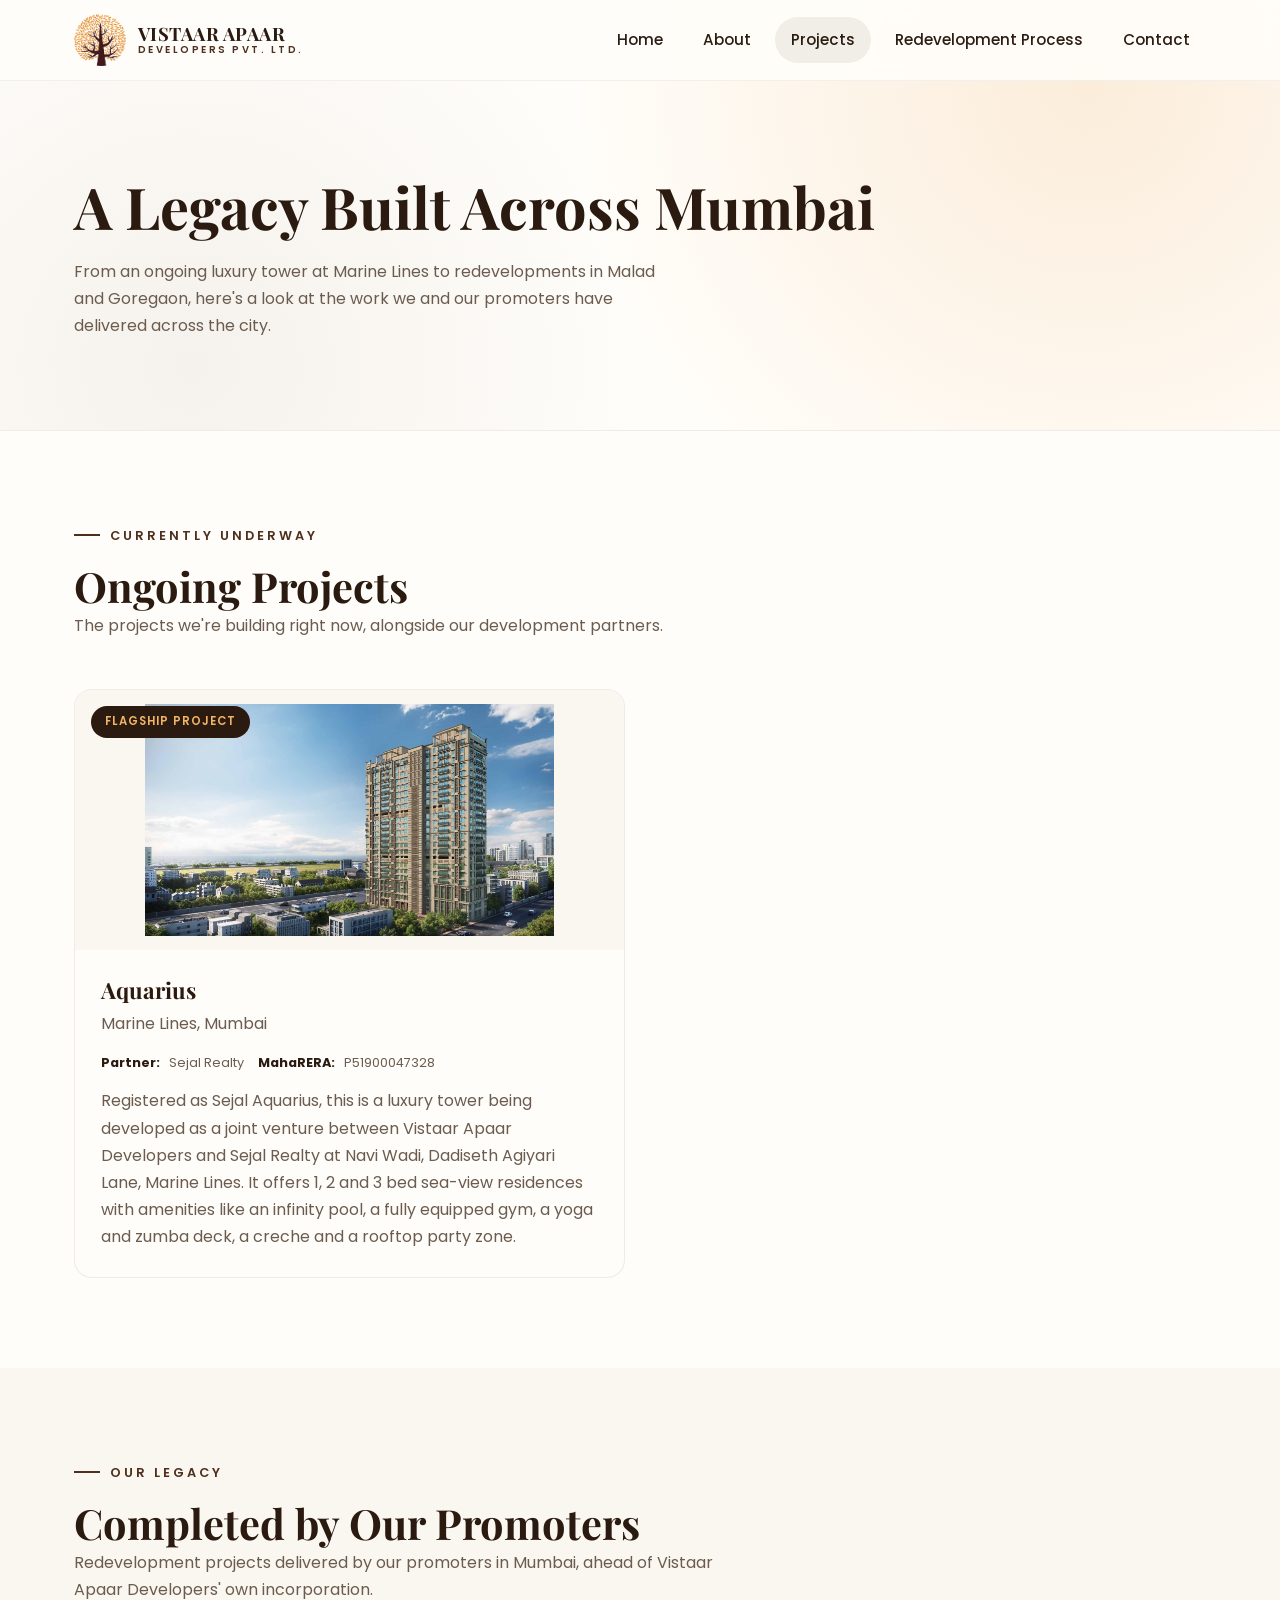
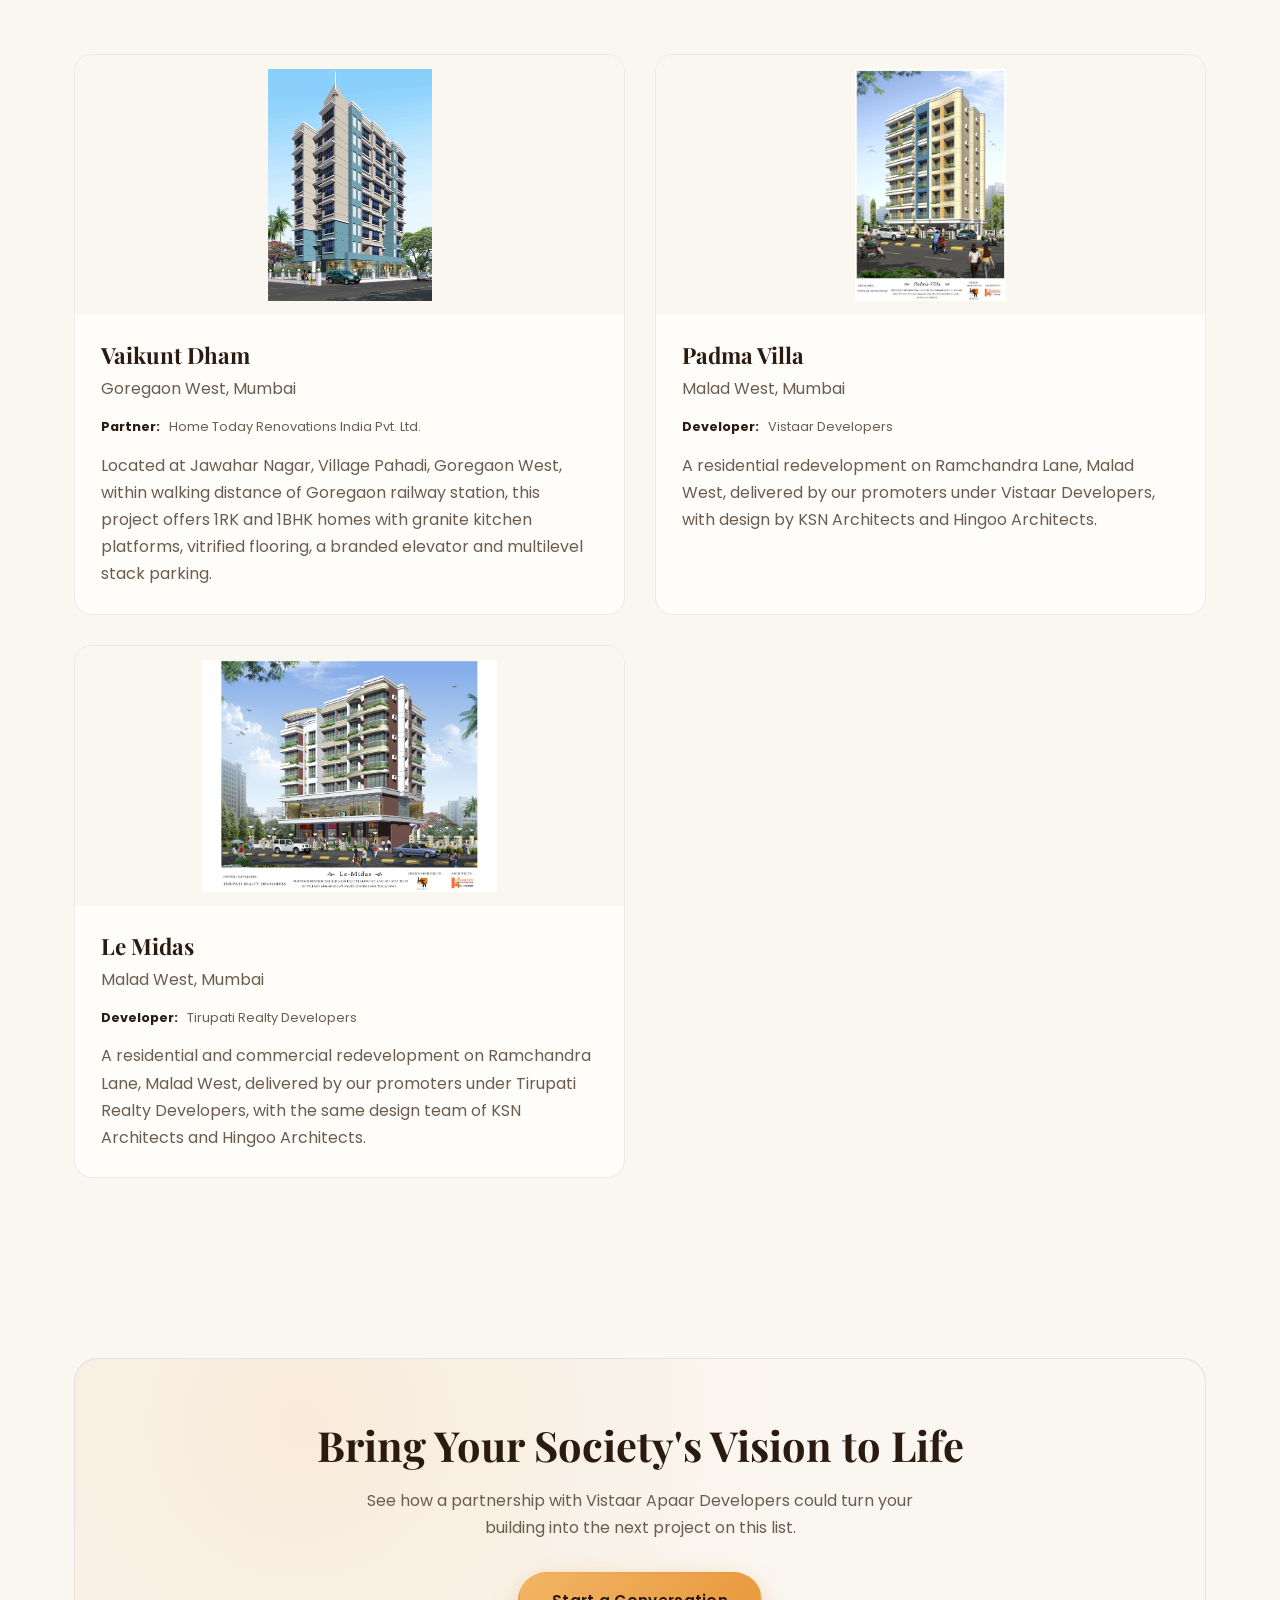
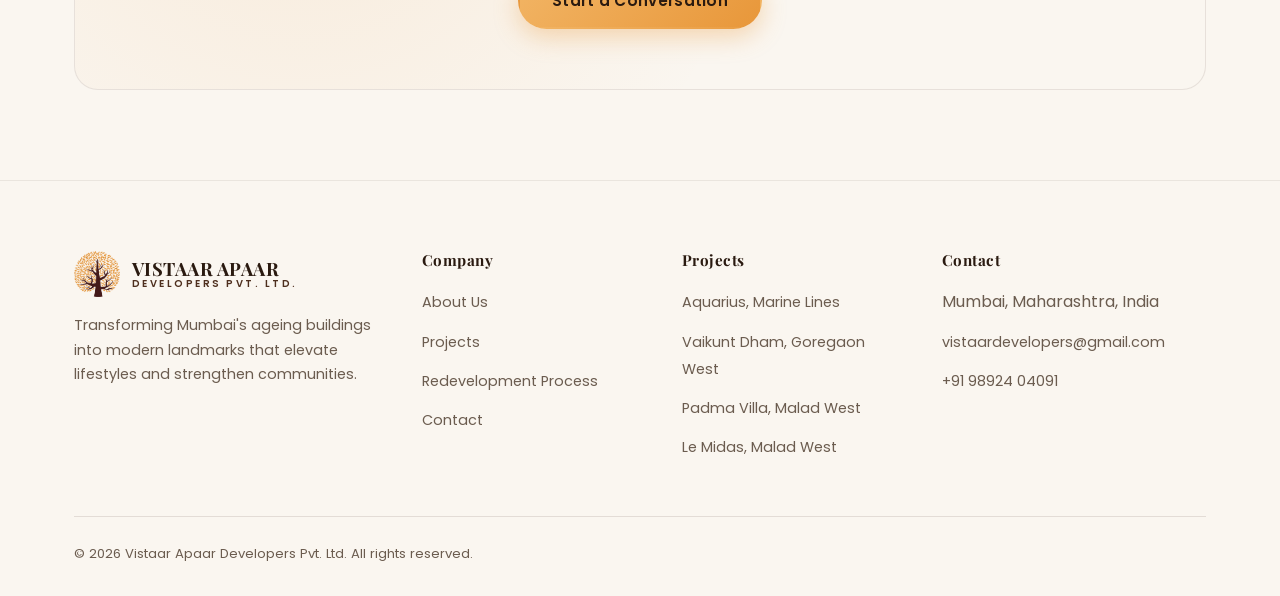
<file: projects.html>
<!DOCTYPE html>
<html lang="en">
<head>
<meta charset="UTF-8">
<meta name="viewport" content="width=device-width, initial-scale=1.0">
<title>Projects | Vistaar Apaar Developers</title>
<meta name="description" content="Explore Vistaar Apaar Developers' redevelopment projects across Mumbai, including Aquarius at Marine Lines, Vaikunt Dham in Goregaon West, Padma Villa and Le Midas in Malad West.">
<link rel="icon" href="assets/logo-icon.png" type="image/png">
<link rel="preconnect" href="https://fonts.googleapis.com">
<link href="https://fonts.googleapis.com/css2?family=Playfair+Display:wght@600;700;800&family=Poppins:wght@300;400;500;600;700&display=swap" rel="stylesheet">
<link rel="stylesheet" href="css/style.css">
</head>
<body>

<header class="site-header">
  <div class="header-inner">
    <a href="index.html" class="brand">
      <img src="assets/logo-icon.png" alt="Vistaar Apaar Developers logo">
      <span class="brand-text">
        <span class="name">VISTAAR APAAR</span>
        <span class="sub">DEVELOPERS PVT. LTD.</span>
      </span>
    </a>
    <nav class="nav-links">
      <a href="index.html">Home</a>
      <a href="about.html">About</a>
      <a href="projects.html" class="active">Projects</a>
      <a href="process.html">Redevelopment Process</a>
      <a href="contact.html">Contact</a>
    </nav>
    <button class="menu-toggle" aria-label="Menu"><span></span><span></span><span></span></button>
  </div>
</header>
<div class="nav-overlay"></div>

<section class="page-hero">
  <div class="container">
    <h1>A Legacy Built Across Mumbai</h1>
    <p class="lead">From an ongoing luxury tower at Marine Lines to redevelopments in Malad and Goregaon, here's a look at the work we and our promoters have delivered across the city.</p>
  </div>
</section>

<section class="section">
  <div class="container">
    <div class="section-head reveal">
      <span class="eyebrow">Currently Underway</span>
      <h2>Ongoing Projects</h2>
      <p>The projects we're building right now, alongside our development partners.</p>
    </div>
    <div class="grid grid-2">

      <div class="project-card reveal">
        <div class="project-media"><span class="tag">Flagship Project</span>
          <img src="assets/projects/aquarius-tower.jpeg" alt="Aquarius tower at Marine Lines">
        </div>
        <div class="project-body">
          <h3>Aquarius</h3>
          <p>Marine Lines, Mumbai</p>
          <div class="project-meta">
            <span><strong>Partner:</strong>&nbsp;Sejal Realty</span>
            <span><strong>MahaRERA:</strong>&nbsp;P51900047328</span>
          </div>
          <p>Registered as Sejal Aquarius, this is a luxury tower being developed as a joint venture between Vistaar Apaar Developers and Sejal Realty at Navi Wadi, Dadiseth Agiyari Lane, Marine Lines. It offers 1, 2 and 3 bed sea-view residences with amenities like an infinity pool, a fully equipped gym, a yoga and zumba deck, a creche and a rooftop party zone.</p>
        </div>
      </div>

    </div>
  </div>
</section>

<section class="section section-alt">
  <div class="container">
    <div class="section-head reveal">
      <span class="eyebrow">Our Legacy</span>
      <h2>Completed by Our Promoters</h2>
      <p>Redevelopment projects delivered by our promoters in Mumbai, ahead of Vistaar Apaar Developers' own incorporation.</p>
    </div>
    <div class="grid grid-2">

      <div class="project-card reveal">
        <div class="project-media">
          <img src="assets/projects/mayadevi-building.jpeg" alt="Vaikunt Dham at Goregaon West">
        </div>
        <div class="project-body">
          <h3>Vaikunt Dham</h3>
          <p>Goregaon West, Mumbai</p>
          <div class="project-meta">
            <span><strong>Partner:</strong>&nbsp;Home Today Renovations India Pvt. Ltd.</span>
          </div>
          <p>Located at Jawahar Nagar, Village Pahadi, Goregaon West, within walking distance of Goregaon railway station, this project offers 1RK and 1BHK homes with granite kitchen platforms, vitrified flooring, a branded elevator and multilevel stack parking.</p>
        </div>
      </div>

      <div class="project-card reveal">
        <div class="project-media">
          <img src="assets/projects/padma-villa.jpeg" alt="Padma Villa building at Malad West">
        </div>
        <div class="project-body">
          <h3>Padma Villa</h3>
          <p>Malad West, Mumbai</p>
          <div class="project-meta">
            <span><strong>Developer:</strong>&nbsp;Vistaar Developers</span>
          </div>
          <p>A residential redevelopment on Ramchandra Lane, Malad West, delivered by our promoters under Vistaar Developers, with design by KSN Architects and Hingoo Architects.</p>
        </div>
      </div>

      <div class="project-card reveal">
        <div class="project-media">
          <img src="assets/projects/le-midas.jpeg" alt="Le Midas building at Malad West">
        </div>
        <div class="project-body">
          <h3>Le Midas</h3>
          <p>Malad West, Mumbai</p>
          <div class="project-meta">
            <span><strong>Developer:</strong>&nbsp;Tirupati Realty Developers</span>
          </div>
          <p>A residential and commercial redevelopment on Ramchandra Lane, Malad West, delivered by our promoters under Tirupati Realty Developers, with the same design team of KSN Architects and Hingoo Architects.</p>
        </div>
      </div>

    </div>
  </div>
</section>

<section class="section section-alt">
  <div class="container">
    <div class="cta-band reveal">
      <h2>Bring Your Society's Vision to Life</h2>
      <p>See how a partnership with Vistaar Apaar Developers could turn your building into the next project on this list.</p>
      <a href="contact.html" class="btn btn-primary">Start a Conversation</a>
    </div>
  </div>
</section>

<footer class="site-footer">
  <div class="container">
    <div class="footer-top">
      <div class="footer-brand">
        <a href="index.html" class="brand">
          <img src="assets/logo-icon.png" alt="Vistaar Apaar logo" style="height:46px;">
          <span class="brand-text">
            <span class="name">VISTAAR APAAR</span>
            <span class="sub">DEVELOPERS PVT. LTD.</span>
          </span>
        </a>
        <p>Transforming Mumbai's ageing buildings into modern landmarks that elevate lifestyles and strengthen communities.</p>
      </div>
      <div class="footer-col">
        <h4>Company</h4>
        <ul>
          <li><a href="about.html">About Us</a></li>
          <li><a href="projects.html">Projects</a></li>
          <li><a href="process.html">Redevelopment Process</a></li>
          <li><a href="contact.html">Contact</a></li>
        </ul>
      </div>
      <div class="footer-col">
        <h4>Projects</h4>
        <ul>
          <li><a href="projects.html">Aquarius, Marine Lines</a></li>
          <li><a href="projects.html">Vaikunt Dham, Goregaon West</a></li>
          <li><a href="projects.html">Padma Villa, Malad West</a></li>
          <li><a href="projects.html">Le Midas, Malad West</a></li>
        </ul>
      </div>
      <div class="footer-col">
        <h4>Contact</h4>
        <ul>
          <li>Mumbai, Maharashtra, India</li>
          <li><a href="mailto:vistaardevelopers@gmail.com">vistaardevelopers@gmail.com</a></li>
          <li><a href="tel:+919892404091">+91 98924 04091</a></li>
        </ul>
      </div>
    </div>
    <div class="footer-bottom">
      <span>&copy; <span class="current-year"></span> Vistaar Apaar Developers Pvt. Ltd. All rights reserved.</span>
    </div>
  </div>
</footer>

<script src="js/main.js"></script>
</body>
</html>
</file>
<file: css/style.css>
/* ===========================
   Vistaar Apaar Developers
   Theme: white base, yellow button highlights, brown content highlights
=========================== */

:root {
  --brown-dark: #3a2418;
  --brown: #4e2f1e;
  --brown-deep: #2a1a10;
  --gold: #e8973a;
  --gold-light: #f2b565;
  --gold-pale: #fbe9d0;
  --cream: #faf6f0;
  --off-white: #fffdf9;
  --brown-tint: rgba(58,36,24,0.07);
  --brown-tint-strong: rgba(58,36,24,0.16);
  --text-dark: #2b1d14;
  --text-muted: #6b5c4f;
  --white: #ffffff;
  --shadow: rgba(58, 36, 24, 0.12);

  --font-heading: 'Playfair Display', Georgia, serif;
  --font-body: 'Poppins', 'Segoe UI', sans-serif;

  --container: 1180px;
  --radius: 10px;
  --transition: 0.3s ease;
}

* { margin: 0; padding: 0; box-sizing: border-box; }

html { scroll-behavior: smooth; }

body {
  font-family: var(--font-body);
  color: var(--text-dark);
  background: var(--off-white);
  line-height: 1.7;
  overflow-x: hidden;
}

img { max-width: 100%; display: block; }

a { text-decoration: none; color: inherit; }

ul { list-style: none; }

.container {
  max-width: var(--container);
  margin: 0 auto;
  padding: 0 24px;
}

h1, h2, h3, h4 {
  font-family: var(--font-heading);
  color: var(--brown-deep);
  line-height: 1.25;
  font-weight: 700;
}

h1 { font-size: clamp(2.2rem, 5vw, 3.6rem); }
h2 { font-size: clamp(1.8rem, 3.5vw, 2.6rem); }
h3 { font-size: 1.4rem; }

p { color: var(--text-muted); }

.section {
  padding: 90px 0;
}

.section-alt {
  background: var(--cream);
}

.eyebrow {
  display: inline-block;
  font-size: 0.8rem;
  letter-spacing: 3px;
  text-transform: uppercase;
  color: var(--brown);
  font-weight: 600;
  margin-bottom: 14px;
  position: relative;
  padding-left: 36px;
}
.eyebrow::before {
  content: '';
  position: absolute;
  left: 0;
  top: 50%;
  transform: translateY(-50%);
  width: 26px;
  height: 2px;
  background: var(--brown);
}

.section-head {
  max-width: 680px;
  margin-bottom: 50px;
}
.section-head.center {
  margin-left: auto;
  margin-right: auto;
  text-align: center;
}

/* ===== Buttons ===== */
.btn {
  display: inline-flex;
  align-items: center;
  gap: 10px;
  padding: 14px 32px;
  border-radius: 50px;
  font-weight: 600;
  font-size: 0.95rem;
  letter-spacing: 0.3px;
  transition: all var(--transition);
  border: 2px solid transparent;
  cursor: pointer;
}
.btn-primary {
  background: linear-gradient(135deg, var(--gold-light), var(--gold));
  color: var(--brown-deep);
  box-shadow: 0 8px 24px rgba(232, 151, 58, 0.35);
}
.btn-primary:hover {
  transform: translateY(-3px);
  box-shadow: 0 12px 30px rgba(232, 151, 58, 0.45);
}
.btn-outline {
  border-color: var(--gold);
  color: var(--brown-deep);
  background: transparent;
}
.btn-outline:hover {
  background: var(--gold);
  color: var(--brown-deep);
}
.btn-light {
  background: var(--off-white);
  color: var(--brown-deep);
}
.btn-light:hover { transform: translateY(-3px); }

/* ===== Header ===== */
.site-header {
  position: fixed;
  top: 0;
  left: 0;
  width: 100%;
  z-index: 1000;
  background: rgba(255, 253, 249, 0.92);
  backdrop-filter: blur(10px);
  border-bottom: 1px solid rgba(58,36,24,0.06);
  transition: box-shadow var(--transition);
}
.site-header.scrolled {
  box-shadow: 0 6px 24px var(--shadow);
}
.header-inner {
  display: flex;
  align-items: center;
  justify-content: space-between;
  padding: 14px 24px;
  max-width: var(--container);
  margin: 0 auto;
}
.brand {
  display: flex;
  align-items: center;
  gap: 12px;
}
.brand img { height: 52px; width: auto; }
.brand-text {
  font-family: var(--font-heading);
  line-height: 1.1;
}
.brand-text .name {
  display: block;
  font-weight: 700;
  font-size: 1.15rem;
  color: var(--brown-deep);
  letter-spacing: 0.5px;
}
.brand-text .sub {
  display: block;
  font-size: 0.62rem;
  letter-spacing: 2.5px;
  color: var(--brown);
  font-weight: 600;
  font-family: var(--font-body);
}

.nav-links {
  display: flex;
  align-items: center;
  gap: 8px;
}
.nav-links a {
  padding: 10px 16px;
  font-size: 0.95rem;
  font-weight: 500;
  color: var(--text-dark);
  border-radius: 30px;
  transition: all var(--transition);
  position: relative;
}
.nav-links a:hover, .nav-links a.active {
  color: var(--brown-deep);
  background: var(--brown-tint);
}
.nav-cta { margin-left: 8px; }

.menu-toggle {
  display: none;
  flex-direction: column;
  gap: 5px;
  cursor: pointer;
  background: none;
  border: none;
  z-index: 1100;
}
.menu-toggle span {
  width: 26px;
  height: 2px;
  background: var(--brown-deep);
  transition: all var(--transition);
}

/* ===== Hero ===== */
.hero {
  position: relative;
  min-height: 92vh;
  display: flex;
  align-items: center;
  background: var(--off-white);
  overflow: hidden;
  padding-top: 90px;
}
.hero::before {
  content: '';
  position: absolute;
  inset: 0;
  background-image:
    radial-gradient(circle at 85% 20%, rgba(232,151,58,0.14), transparent 45%),
    radial-gradient(circle at 15% 85%, rgba(58,36,24,0.05), transparent 40%);
}
.hero-leaf-pattern {
  position: absolute;
  right: -120px;
  top: 50%;
  transform: translateY(-50%);
  width: 620px;
  height: 620px;
  opacity: 0.12;
  background: radial-gradient(circle, var(--gold) 0%, transparent 70%);
  border-radius: 50%;
}
.hero-inner {
  position: relative;
  z-index: 2;
  display: grid;
  grid-template-columns: 1.1fr 0.9fr;
  grid-template-areas:
    "title visual"
    "lead visual"
    "actions visual";
  row-gap: 14px;
  column-gap: 50px;
  align-items: center;
  max-width: var(--container);
  margin: 0 auto;
  padding: 60px 24px;
}
.hero-title { grid-area: title; }
.hero-lead { grid-area: lead; }
.hero-visual { grid-area: visual; }
.hero-actions-wrap { grid-area: actions; }
.hero-title .eyebrow { color: var(--brown); }
.hero-title .eyebrow::before { background: var(--brown); }
.hero h1 {
  color: var(--brown-deep);
}
.hero h1 span { color: var(--gold); }
.hero p.lead {
  color: var(--text-muted);
  font-size: 1.12rem;
  max-width: 520px;
  margin: 0;
}
.hero-actions {
  display: flex;
  gap: 16px;
  flex-wrap: wrap;
}
.hero-stats {
  display: grid;
  grid-template-columns: repeat(3, 1fr);
  gap: 14px;
  margin-top: 56px;
  max-width: 560px;
}
.stat-box {
  background: var(--brown-tint);
  border: 1px solid rgba(58,36,24,0.14);
  border-radius: 12px;
  padding: 16px 8px;
  text-align: center;
}
.stat-box .num {
  font-family: var(--font-heading);
  font-size: 1.6rem;
  font-weight: 700;
  color: var(--brown-deep);
  white-space: nowrap;
}
.stat-box .label {
  font-size: 0.72rem;
  color: var(--text-muted);
  margin-top: 2px;
}

.hero-visual {
  position: relative;
  display: flex;
  align-items: center;
  justify-content: center;
}
.hero-illustration {
  width: 100%;
  max-width: 640px;
  transform: translateY(-70px) scale(1.25);
  filter: drop-shadow(0 20px 50px rgba(0,0,0,0.25));
}

/* ===== Marquee / partners strip ===== */
.strip {
  background: var(--cream);
  padding: 22px 0;
  overflow: hidden;
  border-top: 1px solid rgba(58,36,24,0.06);
  border-bottom: 1px solid rgba(58,36,24,0.06);
}
.strip-track {
  display: flex;
  white-space: nowrap;
  width: max-content;
  animation: marquee 22s linear infinite;
}
.strip-track span {
  display: inline-block;
  margin-right: 60px;
  color: var(--brown);
  font-family: var(--font-heading);
  font-size: 1.1rem;
  letter-spacing: 1px;
}
@keyframes marquee {
  0% { transform: translateX(0); }
  100% { transform: translateX(-50%); }
}

/* ===== Cards grid ===== */
.grid {
  display: grid;
  gap: 30px;
}
.grid-3 { grid-template-columns: repeat(3, 1fr); }
.grid-2 { grid-template-columns: repeat(2, 1fr); }
.grid-4 { grid-template-columns: repeat(4, 1fr); }

.value-card {
  background: var(--off-white);
  border: 1px solid rgba(58,36,24,0.08);
  border-radius: var(--radius);
  padding: 34px 28px;
  transition: all var(--transition);
}
.value-card:hover {
  transform: translateY(-6px);
  box-shadow: 0 16px 40px var(--shadow);
  border-color: var(--brown);
}
.value-icon {
  width: 54px;
  height: 54px;
  border-radius: 14px;
  background: var(--brown-tint);
  display: flex;
  align-items: center;
  justify-content: center;
  margin-bottom: 20px;
  font-size: 1.5rem;
}
.value-card h3 { margin-bottom: 10px; font-size: 1.15rem; }
.value-card p { font-size: 0.94rem; }

/* ===== About / split sections ===== */
.split {
  display: grid;
  grid-template-columns: 1fr 1fr;
  gap: 60px;
  align-items: center;
}
.split-media {
  position: relative;
  border-radius: 20px;
  overflow: hidden;
  min-height: 420px;
  background: var(--cream);
  border: 1px solid rgba(58,36,24,0.08);
  display: flex;
  align-items: center;
  justify-content: center;
}
.split-media .placeholder-tree {
  width: 55%;
  opacity: 0.9;
}
.founder-badge {
  position: absolute;
  bottom: 24px;
  left: 24px;
  right: 24px;
  background: rgba(255,253,249,0.95);
  border-radius: 12px;
  padding: 16px 20px;
}
.founder-badge .name { font-weight: 700; color: var(--brown-deep); font-family: var(--font-heading); }
.founder-badge .role { font-size: 0.82rem; color: var(--brown); font-weight: 600; }

.timeline {
  border-left: 2px solid rgba(58,36,24,0.15);
  margin-left: 10px;
  padding-left: 30px;
}
.timeline-item {
  position: relative;
  padding-bottom: 34px;
}
.timeline-item:last-child { padding-bottom: 0; }
.timeline-item::before {
  content: '';
  position: absolute;
  left: -37px;
  top: 4px;
  width: 14px;
  height: 14px;
  border-radius: 50%;
  background: var(--brown-deep);
  border: 3px solid var(--off-white);
  box-shadow: 0 0 0 2px var(--brown-deep);
}
.timeline-item .year {
  font-family: var(--font-heading);
  font-weight: 700;
  color: var(--brown-deep);
  font-size: 1.1rem;
}
.timeline-item p { margin-top: 6px; font-size: 0.95rem; }

/* ===== Project cards ===== */
.project-card {
  border-radius: 18px;
  overflow: hidden;
  background: var(--off-white);
  border: 1px solid rgba(58,36,24,0.08);
  transition: all var(--transition);
}
.project-card:hover {
  box-shadow: 0 20px 50px var(--shadow);
  transform: translateY(-6px);
}
.project-media {
  height: 260px;
  background: var(--cream);
  display: flex;
  align-items: center;
  justify-content: center;
  position: relative;
  padding: 14px;
}
.project-media .tag {
  position: absolute;
  top: 16px;
  left: 16px;
  background: var(--brown-deep);
  color: var(--gold-light);
  font-size: 0.72rem;
  letter-spacing: 1px;
  padding: 6px 14px;
  border-radius: 30px;
  text-transform: uppercase;
  font-weight: 600;
}
.project-media svg { width: 70px; height: 70px; opacity: 0.5; }
.project-media img { width: 100%; height: 100%; object-fit: contain; }
.project-body { padding: 26px; }
.project-body h3 { margin-bottom: 6px; }
.project-meta {
  display: flex;
  gap: 14px;
  margin: 14px 0;
  flex-wrap: wrap;
}
.project-meta span {
  font-size: 0.8rem;
  color: var(--text-muted);
  display: flex;
  align-items: center;
  gap: 6px;
}
.project-meta strong { color: var(--brown-deep); }

/* ===== Process steps ===== */
.process-steps {
  display: grid;
  grid-template-columns: repeat(2, 1fr);
  gap: 24px;
}
.process-step {
  display: flex;
  gap: 22px;
  background: var(--off-white);
  border: 1px solid rgba(58,36,24,0.08);
  border-radius: var(--radius);
  padding: 30px;
}
.process-step .num {
  font-family: var(--font-heading);
  font-size: 2.2rem;
  font-weight: 700;
  color: var(--brown-tint-strong);
  -webkit-text-stroke: 1.5px var(--brown);
  line-height: 1;
  flex-shrink: 0;
}
.process-step h3 { margin-bottom: 8px; }
.process-step p { font-size: 0.93rem; }

/* ===== CTA band ===== */
.cta-band {
  background: var(--cream);
  border: 1px solid rgba(58,36,24,0.1);
  border-radius: 24px;
  padding: 60px;
  text-align: center;
  position: relative;
  overflow: hidden;
}
.cta-band::before {
  content: '';
  position: absolute;
  inset: 0;
  background: radial-gradient(circle at 20% 20%, rgba(232,151,58,0.12), transparent 50%);
}
.cta-band h2 { color: var(--brown-deep); position: relative; }
.cta-band p { color: var(--text-muted); max-width: 560px; margin: 16px auto 30px; position: relative; }
.cta-band .btn-primary { position: relative; }

/* ===== Testimonials ===== */
.testimonial-card {
  background: var(--cream);
  border-radius: var(--radius);
  padding: 34px;
  border-left: 4px solid var(--brown);
}
.testimonial-card p { font-style: italic; color: var(--text-dark); margin-bottom: 18px; }
.testimonial-who { font-weight: 600; color: var(--brown-deep); font-family: var(--font-heading); }
.testimonial-who span { display: block; font-size: 0.8rem; color: var(--brown); font-weight: 500; font-family: var(--font-body); }

/* ===== Contact ===== */
.contact-grid {
  display: grid;
  grid-template-columns: 0.9fr 1.1fr;
  gap: 50px;
}
.contact-info-card {
  background: var(--cream);
  border: 1px solid rgba(58,36,24,0.1);
  border-radius: 20px;
  padding: 44px;
  color: var(--text-dark);
}
.contact-info-card h3 { color: var(--brown-deep); margin-bottom: 24px; }
.contact-item {
  display: flex;
  gap: 16px;
  margin-bottom: 26px;
  align-items: flex-start;
}
.contact-item .icon {
  width: 42px;
  height: 42px;
  border-radius: 10px;
  background: var(--brown-tint);
  color: var(--brown-deep);
  display: flex;
  align-items: center;
  justify-content: center;
  flex-shrink: 0;
}
.contact-item .label { font-size: 0.78rem; color: var(--brown); letter-spacing: 1px; text-transform: uppercase; margin-bottom: 4px; }
.contact-item p, .contact-item a { color: var(--text-dark); font-size: 0.95rem; }

.contact-form {
  background: var(--off-white);
  border: 1px solid rgba(58,36,24,0.08);
  border-radius: 20px;
  padding: 44px;
}
.form-row {
  display: grid;
  grid-template-columns: 1fr 1fr;
  gap: 18px;
  margin-bottom: 18px;
}
.form-group { margin-bottom: 18px; }
.form-group label {
  display: block;
  font-size: 0.85rem;
  font-weight: 600;
  color: var(--brown-deep);
  margin-bottom: 8px;
}
.form-group input, .form-group textarea, .form-group select {
  width: 100%;
  padding: 13px 16px;
  border: 1.5px solid rgba(58,36,24,0.15);
  border-radius: 10px;
  font-family: var(--font-body);
  font-size: 0.95rem;
  background: var(--cream);
  transition: border-color var(--transition);
}
.form-group input:focus, .form-group textarea:focus, .form-group select:focus {
  outline: none;
  border-color: var(--brown);
  background: var(--off-white);
}
.form-group textarea { resize: vertical; min-height: 120px; }

/* ===== Map ===== */
.map-wrap {
  border-radius: 20px;
  overflow: hidden;
  border: 1px solid rgba(58,36,24,0.08);
  margin-top: 50px;
}
.map-wrap iframe { width: 100%; height: 380px; border: 0; display: block; filter: grayscale(0.2) sepia(0.15); }

/* ===== Footer ===== */
.site-footer {
  background: var(--cream);
  color: var(--text-muted);
  padding: 70px 0 30px;
  border-top: 1px solid rgba(58,36,24,0.08);
}
.footer-top {
  display: grid;
  grid-template-columns: 1.4fr 1fr 1fr 1.2fr;
  gap: 40px;
  padding-bottom: 44px;
  border-bottom: 1px solid rgba(58,36,24,0.12);
}
.footer-brand .brand-text .name { color: var(--brown-deep); }
.footer-brand p { margin-top: 16px; font-size: 0.9rem; max-width: 300px; color: var(--text-muted); }
.footer-col h4 { color: var(--brown-deep); font-size: 0.95rem; margin-bottom: 18px; letter-spacing: 0.5px; }
.footer-col ul li { margin-bottom: 12px; }
.footer-col ul li a { font-size: 0.9rem; color: var(--text-muted); transition: color var(--transition); }
.footer-col ul li a:hover { color: var(--brown); }
.footer-social { display: flex; gap: 12px; margin-top: 18px; }
.footer-social a {
  width: 38px; height: 38px;
  border-radius: 50%;
  background: var(--brown-tint);
  display: flex; align-items: center; justify-content: center;
  transition: all var(--transition);
}
.footer-social a:hover { background: var(--brown-deep); color: var(--gold-light); }
.footer-bottom {
  display: flex;
  justify-content: space-between;
  align-items: center;
  padding-top: 26px;
  font-size: 0.82rem;
  flex-wrap: wrap;
  gap: 10px;
}
.footer-bottom a:hover { color: var(--brown); }

/* ===== Page hero (inner pages) ===== */
.page-hero {
  background: var(--off-white);
  padding: 170px 0 90px;
  position: relative;
  overflow: hidden;
  border-bottom: 1px solid rgba(58,36,24,0.08);
}
.page-hero::before {
  content: '';
  position: absolute;
  inset: 0;
  background-image:
    radial-gradient(circle at 85% 20%, rgba(232,151,58,0.16), transparent 45%),
    radial-gradient(circle at 15% 85%, rgba(58,36,24,0.05), transparent 40%);
}
.page-hero h1 { color: var(--brown-deep); position: relative; }
.breadcrumb {
  position: relative;
  display: flex;
  gap: 8px;
  align-items: center;
  font-size: 0.85rem;
  color: var(--text-muted);
  margin-bottom: 16px;
}
.breadcrumb a:hover { color: var(--brown); }
.page-hero p.lead { color: var(--text-muted); max-width: 600px; margin-top: 16px; position: relative; }

/* ===== Utilities ===== */
.text-center { text-align: center; }
.mt-40 { margin-top: 40px; }
.badge-pill {
  display: inline-block;
  background: var(--brown-tint);
  color: var(--brown-deep);
  padding: 6px 16px;
  border-radius: 30px;
  font-size: 0.78rem;
  font-weight: 600;
  letter-spacing: 0.5px;
}

/* ===== Intro logo reveal (home page only) ===== */
body.intro-active { overflow: hidden; }

.intro-overlay {
  position: fixed;
  inset: 0;
  z-index: 5000;
  background: var(--off-white);
  display: flex;
  align-items: center;
  justify-content: center;
  transition: opacity 0.7s ease, visibility 0.7s ease;
}
.intro-overlay.intro-hide {
  opacity: 0;
  visibility: hidden;
  pointer-events: none;
}
.intro-logo {
  width: clamp(340px, 32vw, 640px);
  max-width: 80vw;
  opacity: 0;
  transform: scale(0.75) translateY(10px);
  animation: introLogoIn 1.1s cubic-bezier(0.16, 1, 0.3, 1) forwards 0.15s;
}
@keyframes introLogoIn {
  to { opacity: 1; transform: scale(1) translateY(0); }
}

/* ===== Reveal animation ===== */
.reveal {
  opacity: 0;
  transform: translateY(30px);
  transition: all 0.8s cubic-bezier(0.16, 1, 0.3, 1);
}
.reveal.active {
  opacity: 1;
  transform: translateY(0);
}

/* ===== Responsive ===== */
@media (max-width: 980px) {
  .hero-inner {
    grid-template-columns: 1fr;
    grid-template-areas:
      "title"
      "visual"
      "lead"
      "actions";
    row-gap: 24px;
  }
  .hero-illustration { transform: none; }
  .split { grid-template-columns: 1fr; }
  .split-media { min-height: 320px; order: -1; }
  .contact-grid { grid-template-columns: 1fr; }
  .footer-top { grid-template-columns: 1fr 1fr; }
  .grid-3 { grid-template-columns: repeat(2, 1fr); }
  .grid-4 { grid-template-columns: repeat(2, 1fr); }
  .process-steps { grid-template-columns: 1fr; }
}

@media (max-width: 900px) {
  .nav-links { display: none; }
  .menu-toggle { display: flex; }
  .header-inner { padding: 12px 20px; }
  .strip-track { animation-duration: 12s; }
  .hero-stats { max-width: 100%; gap: 10px; margin-top: 36px; }
  .stat-box { padding: 12px 6px; }
  .stat-box .num { font-size: 1.25rem; }
  .stat-box .label { font-size: 0.62rem; }
  .hero-actions { flex-direction: column; }
  .hero-actions .btn { width: 100%; justify-content: center; }
  .grid-3, .grid-4, .grid-2 { grid-template-columns: 1fr; }
  .form-row { grid-template-columns: 1fr; }
  .footer-top { grid-template-columns: 1fr; }
  .cta-band { padding: 40px 24px; }
  .section { padding: 60px 0; }

  .nav-links.mobile-open {
    display: flex;
    flex-direction: column;
    position: fixed;
    top: 0; right: 0;
    width: 78%;
    max-width: 320px;
    height: 100vh;
    background: var(--off-white);
    padding: 100px 30px 30px;
    box-shadow: -10px 0 40px rgba(0,0,0,0.15);
    gap: 4px;
    z-index: 1050;
  }
  .nav-links.mobile-open a { width: 100%; }
  .nav-overlay {
    display: none;
    position: fixed;
    inset: 0;
    background: rgba(0,0,0,0.4);
    z-index: 1040;
  }
  .nav-overlay.active { display: block; }
}
</file>
